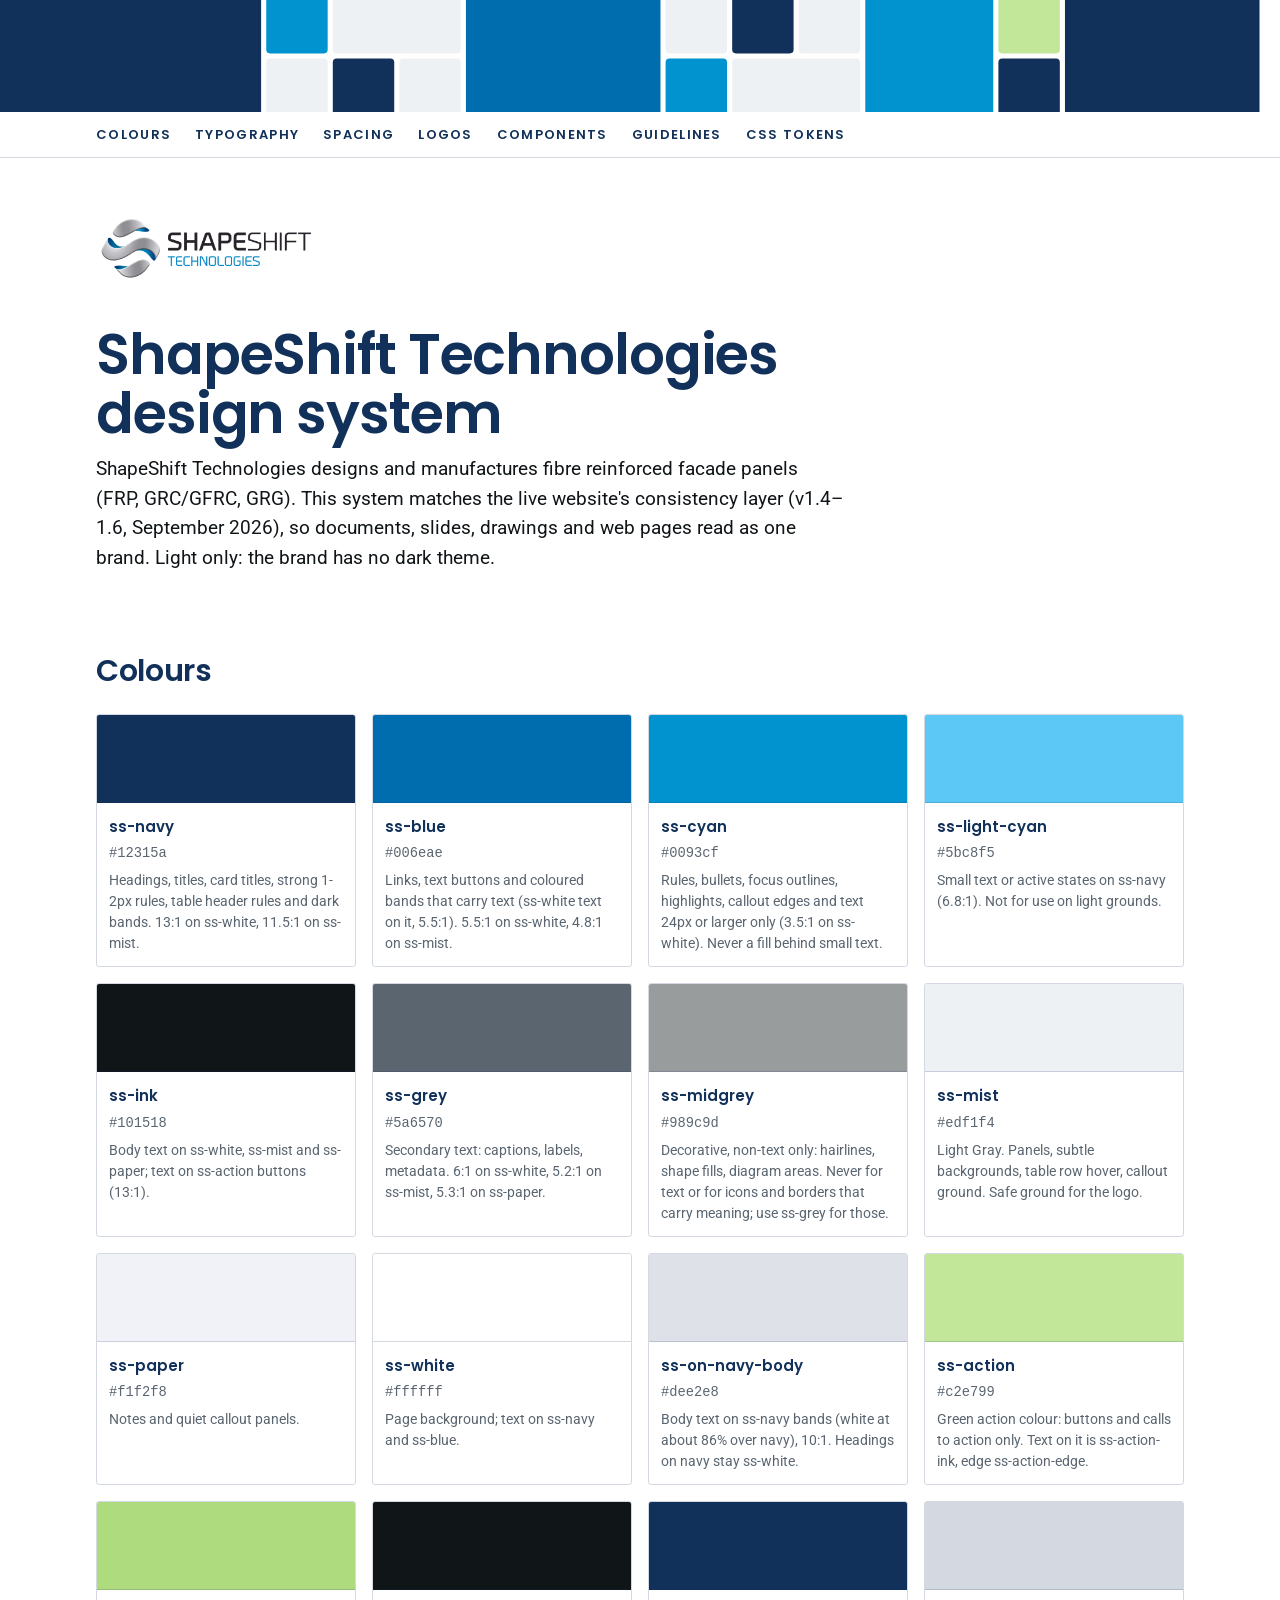
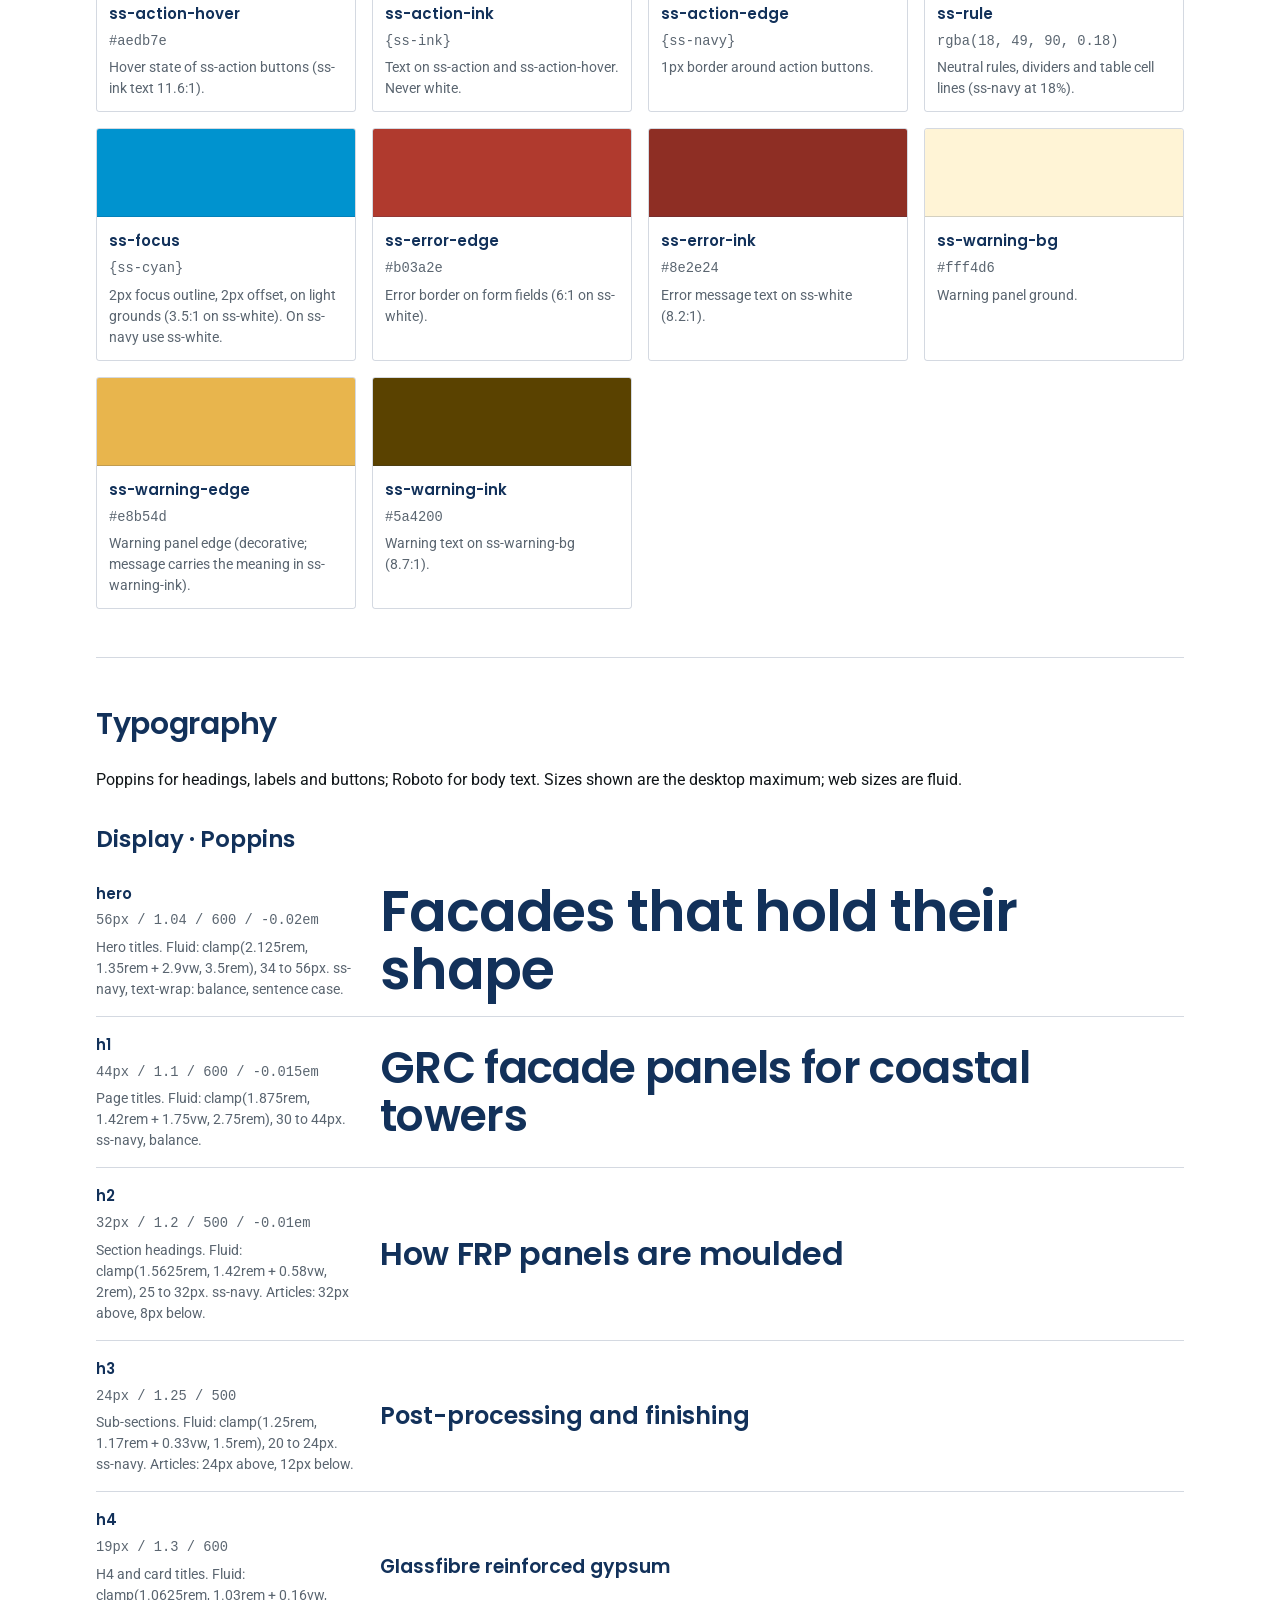
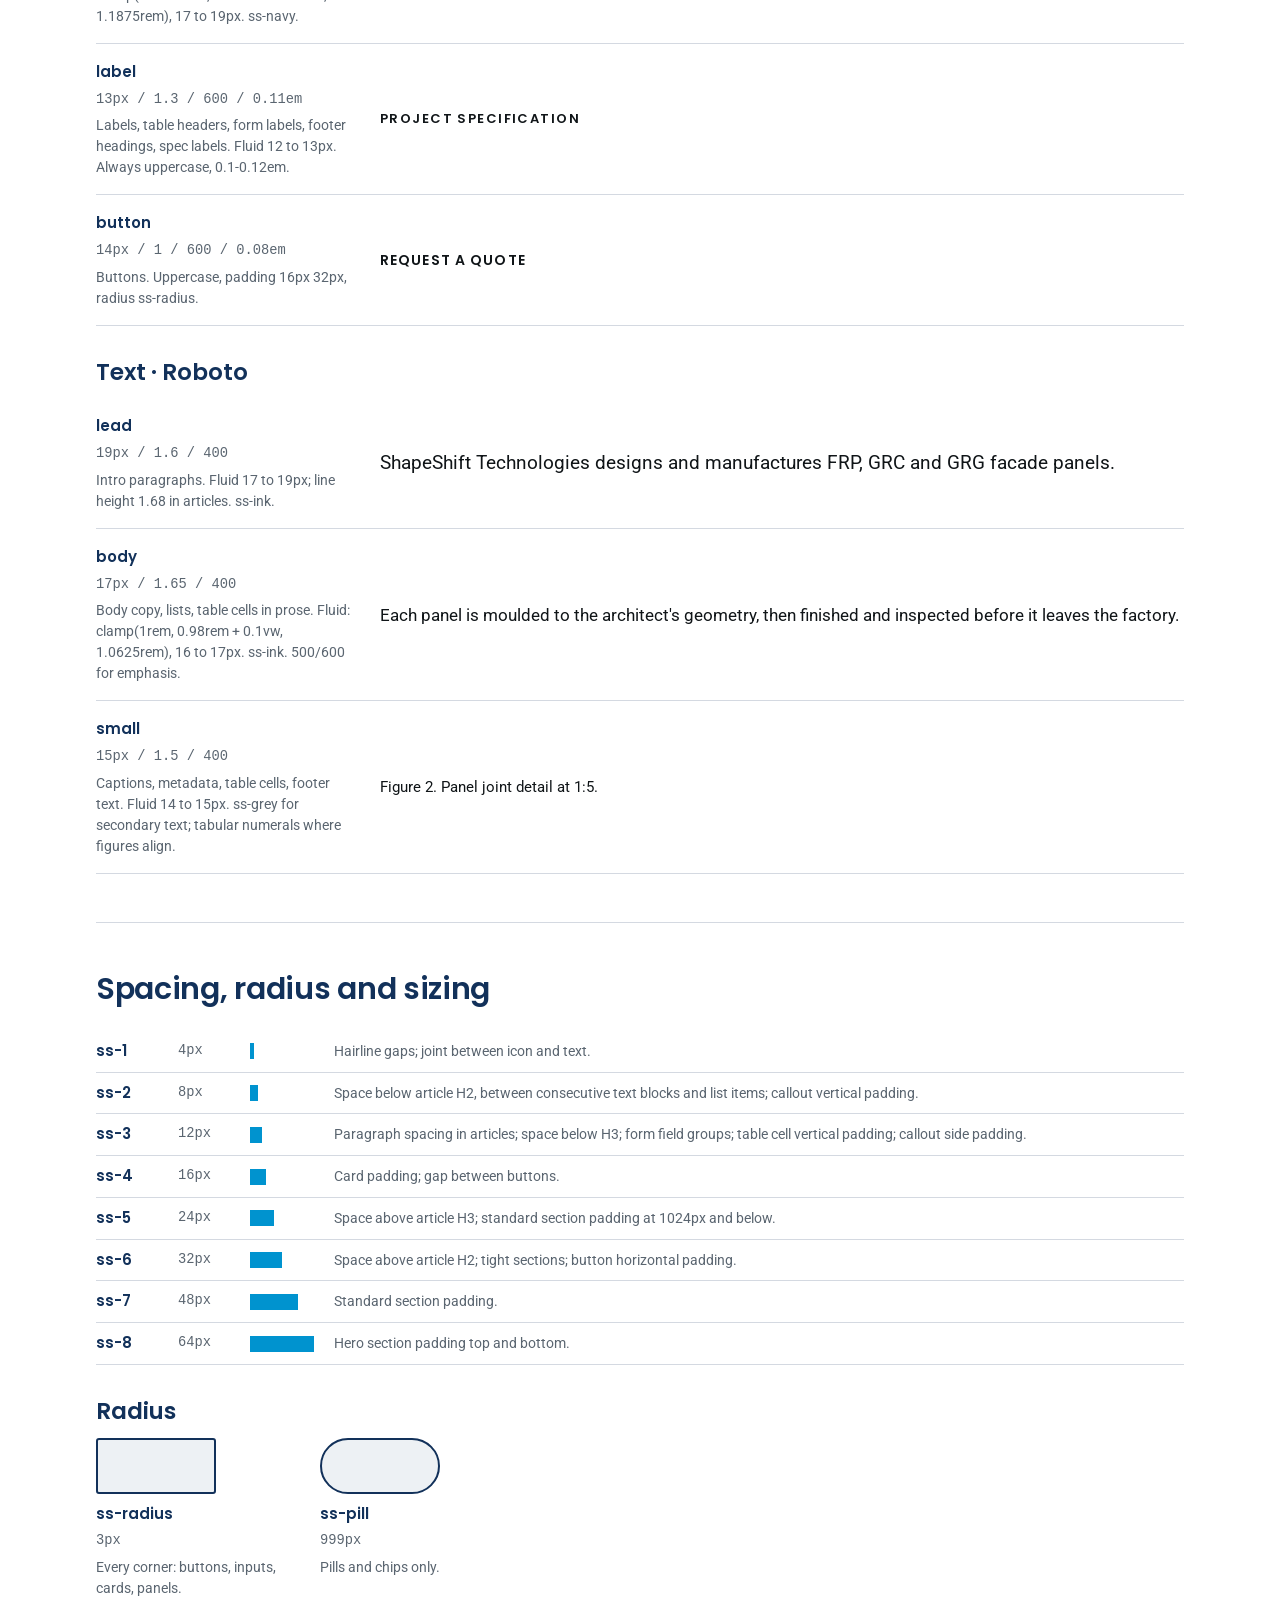
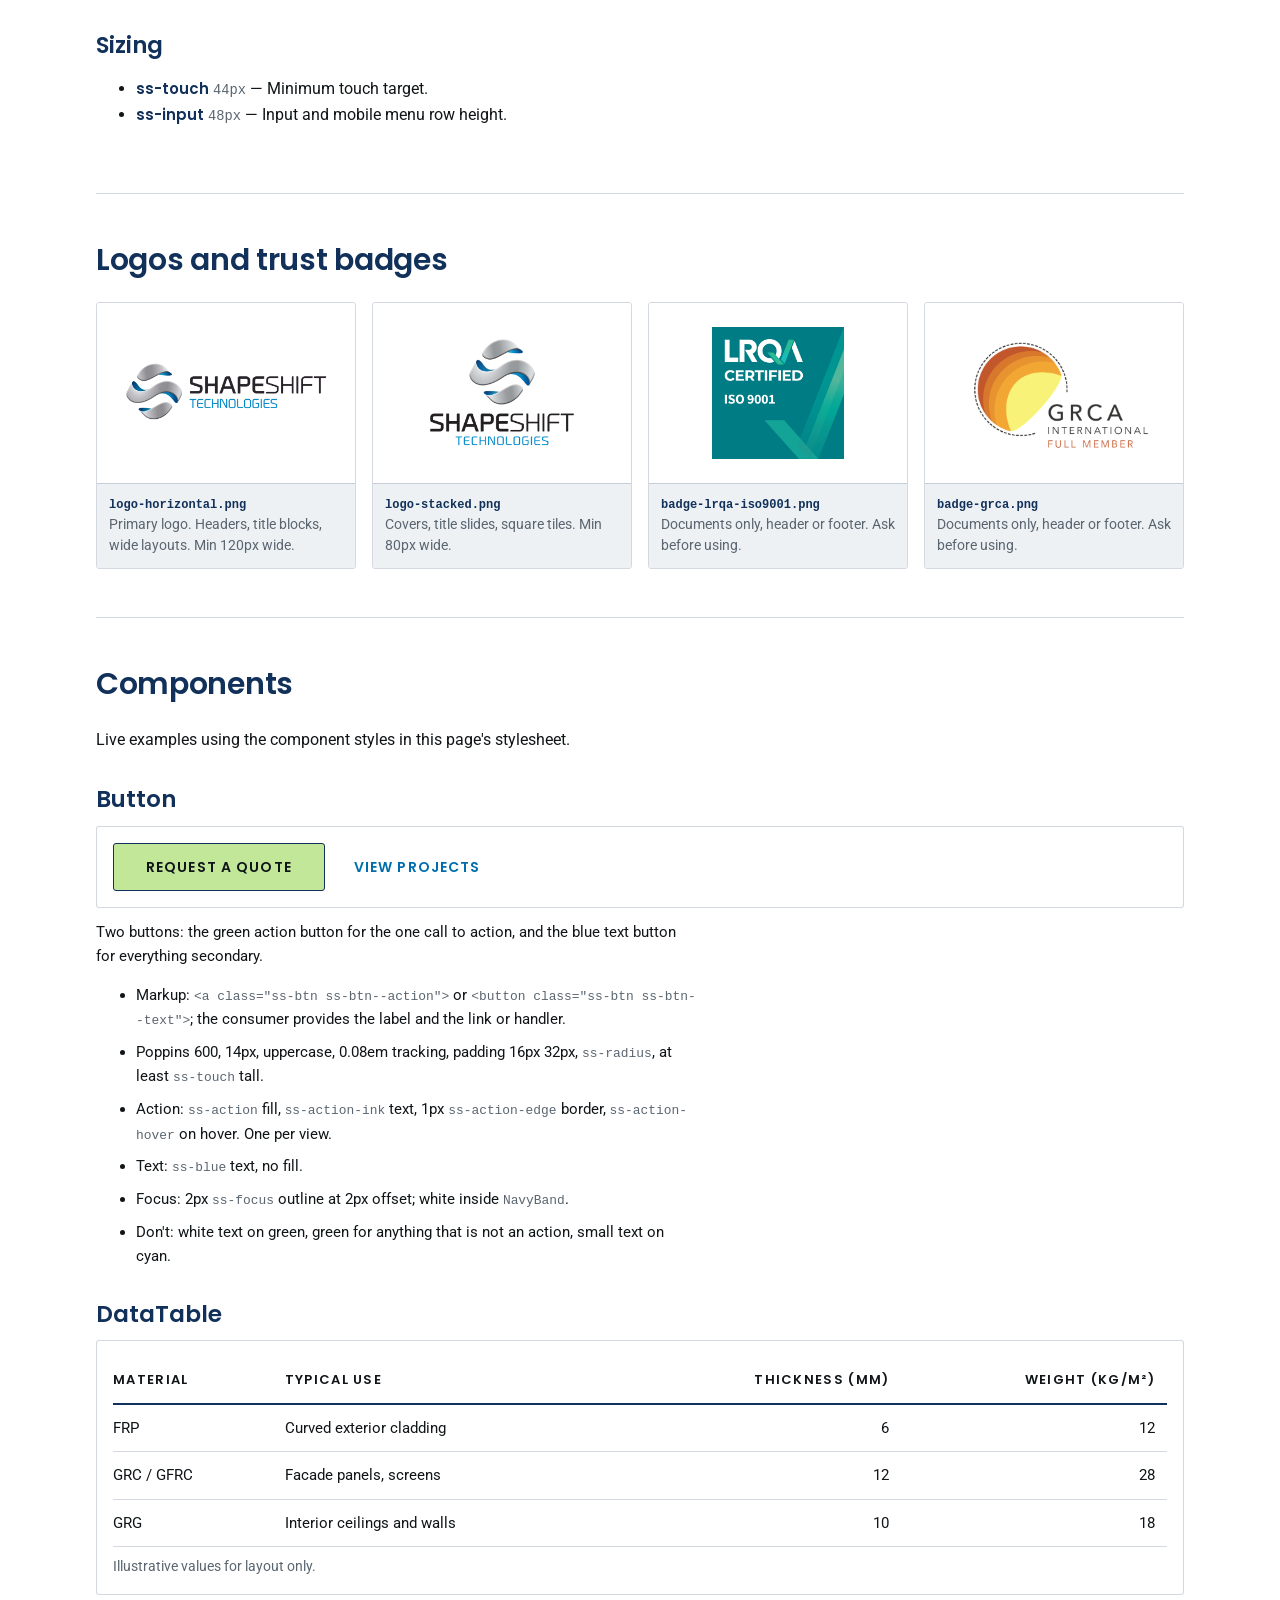
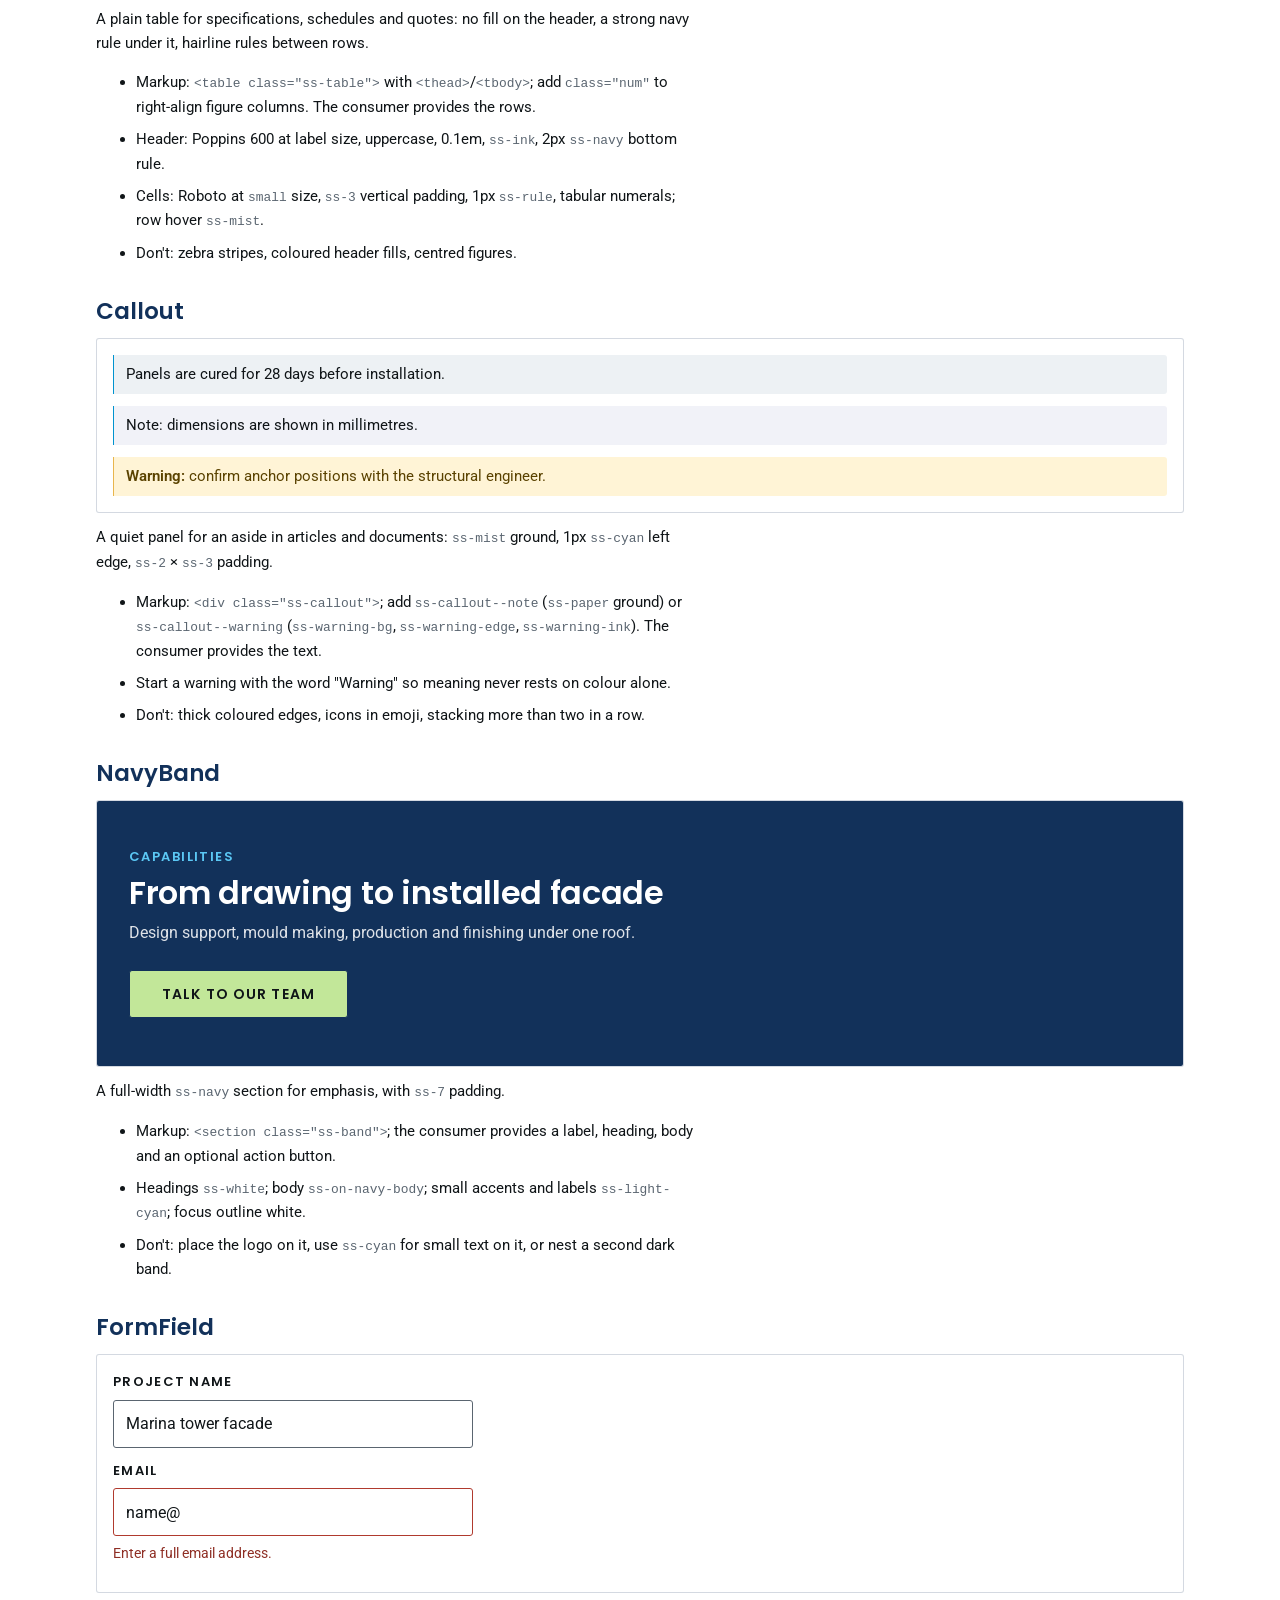
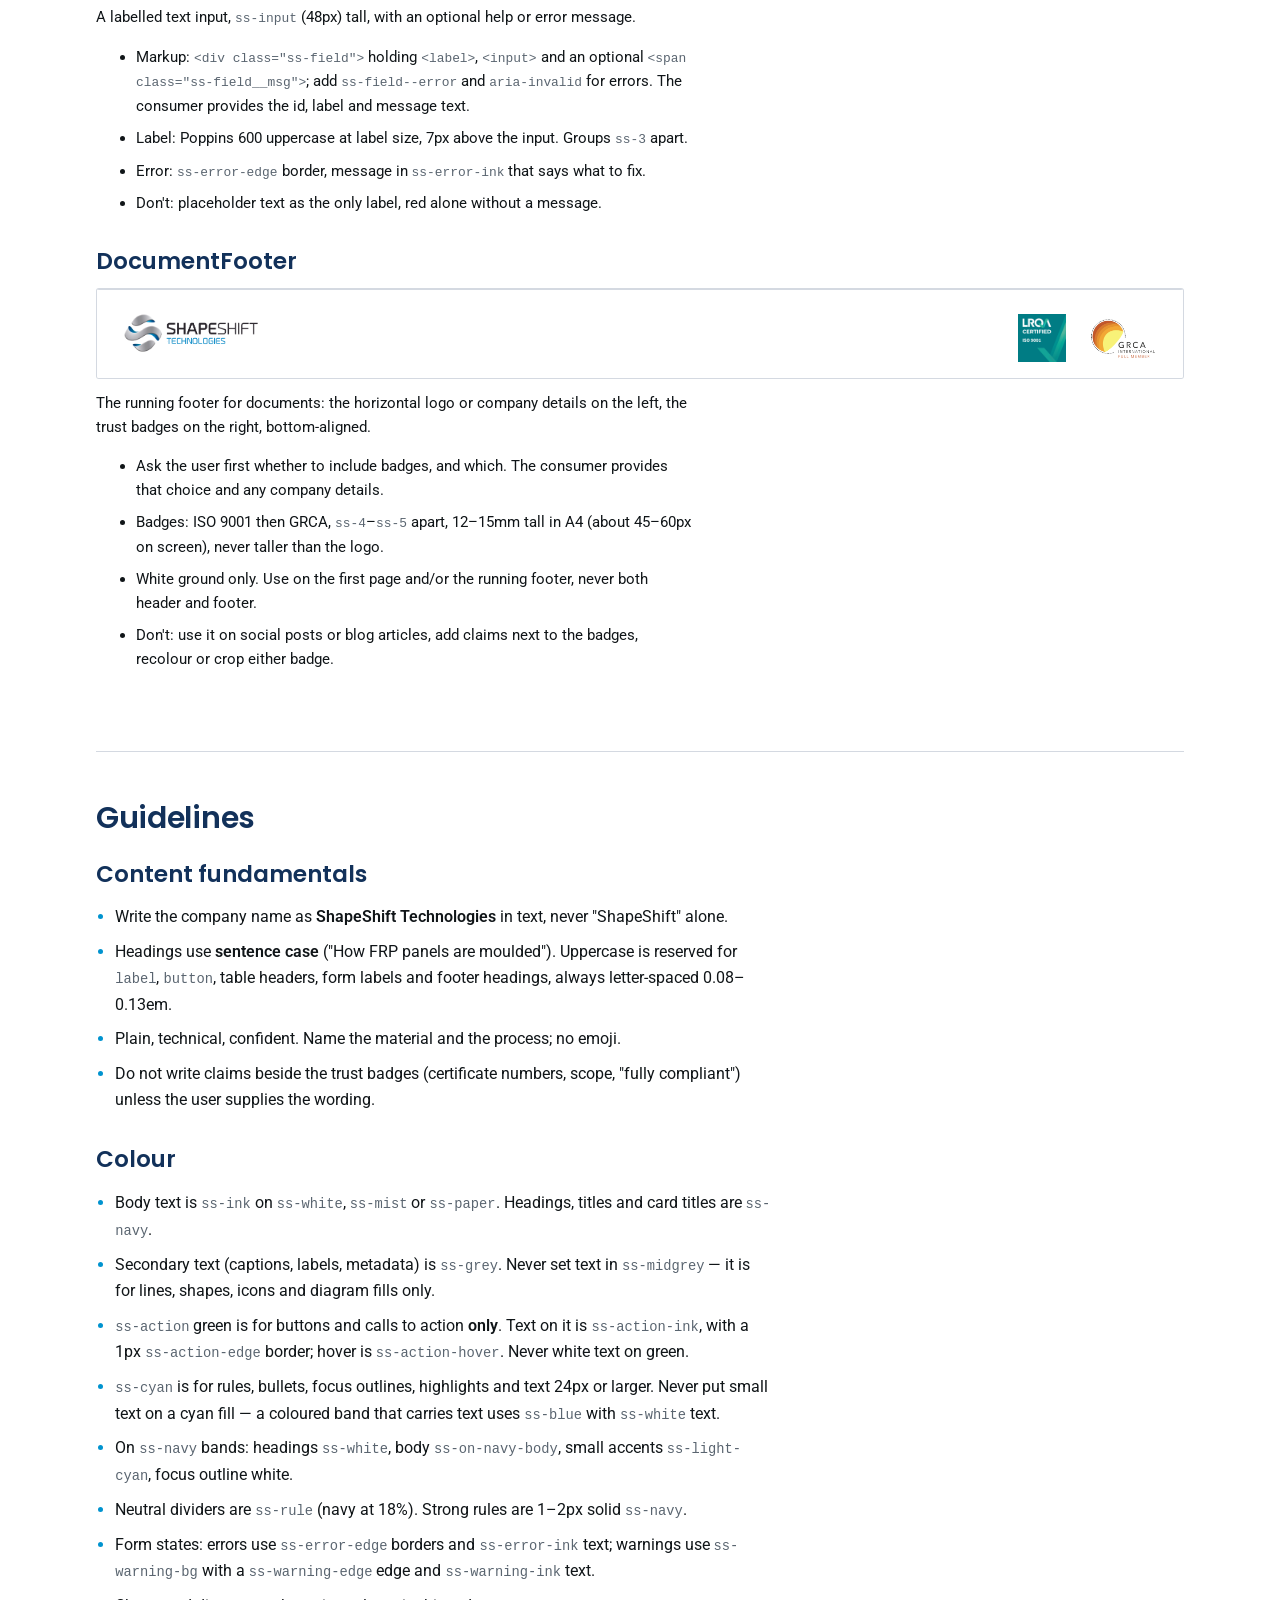
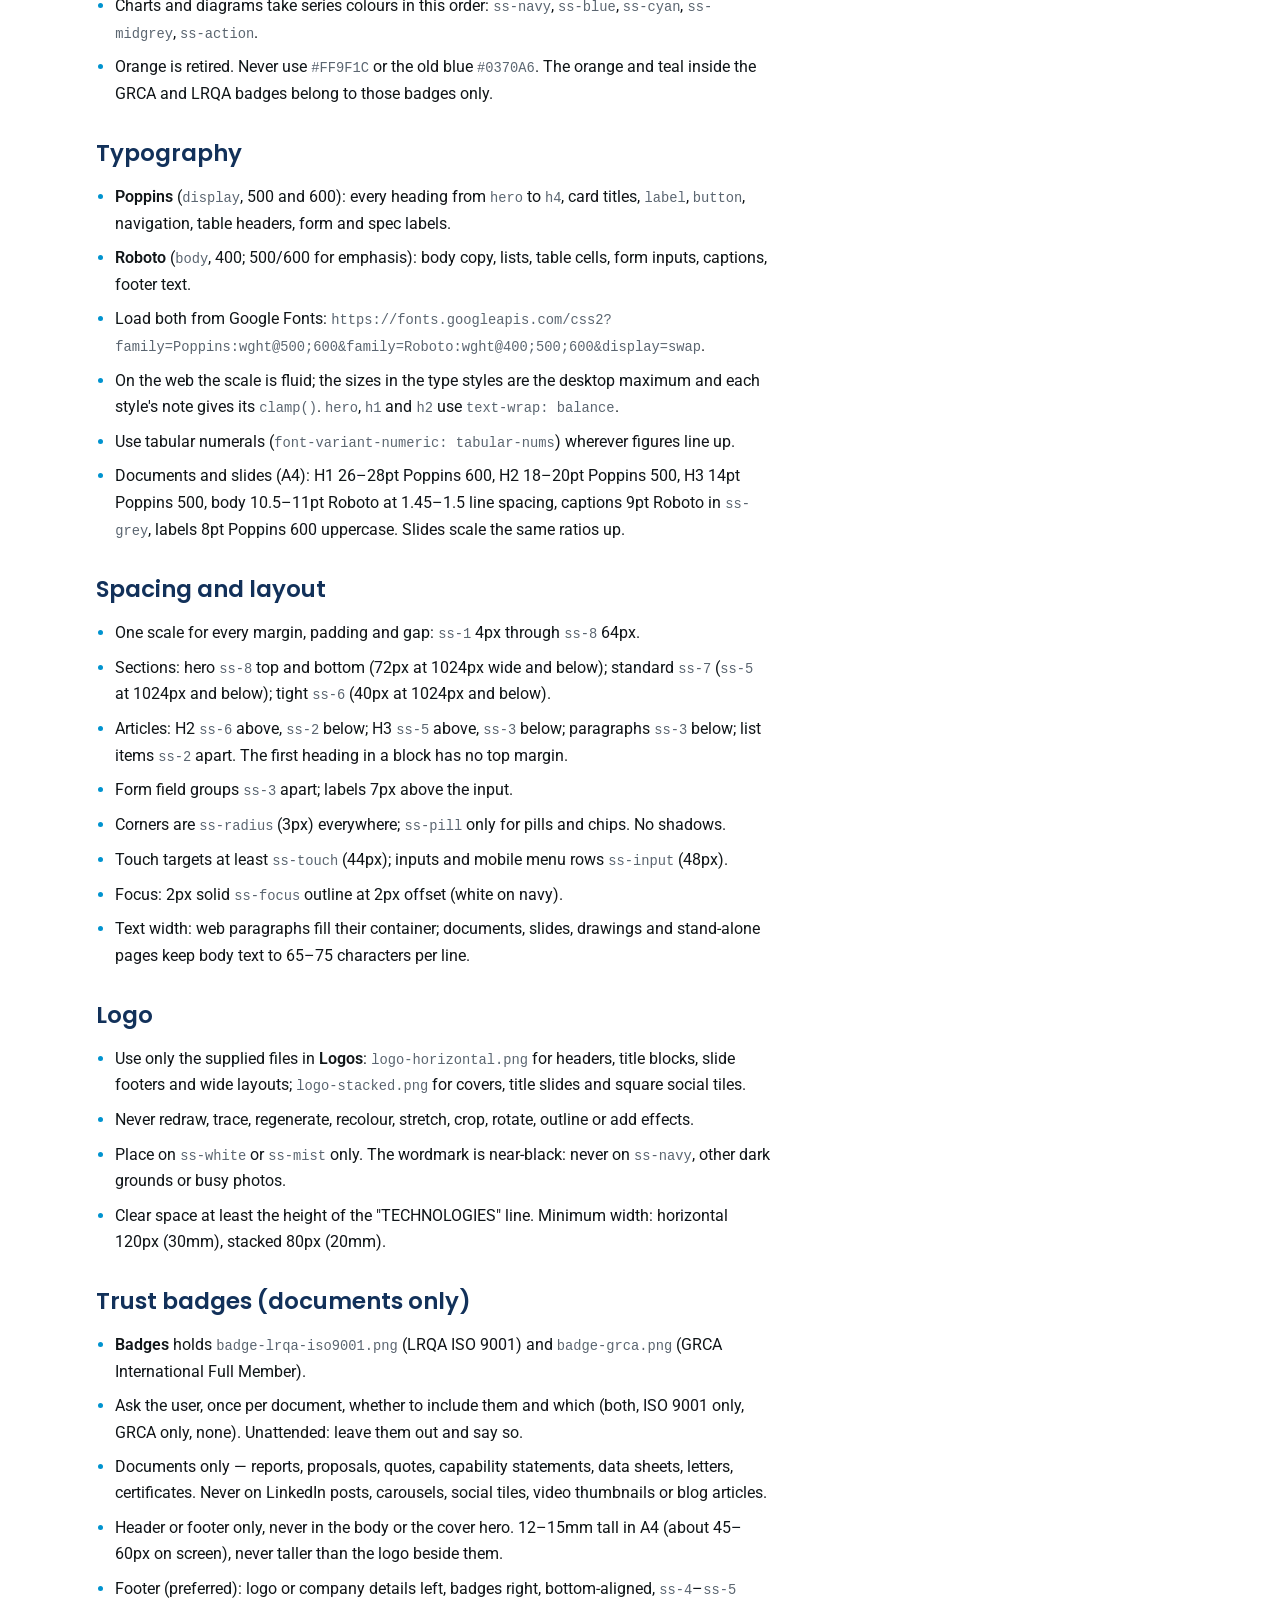
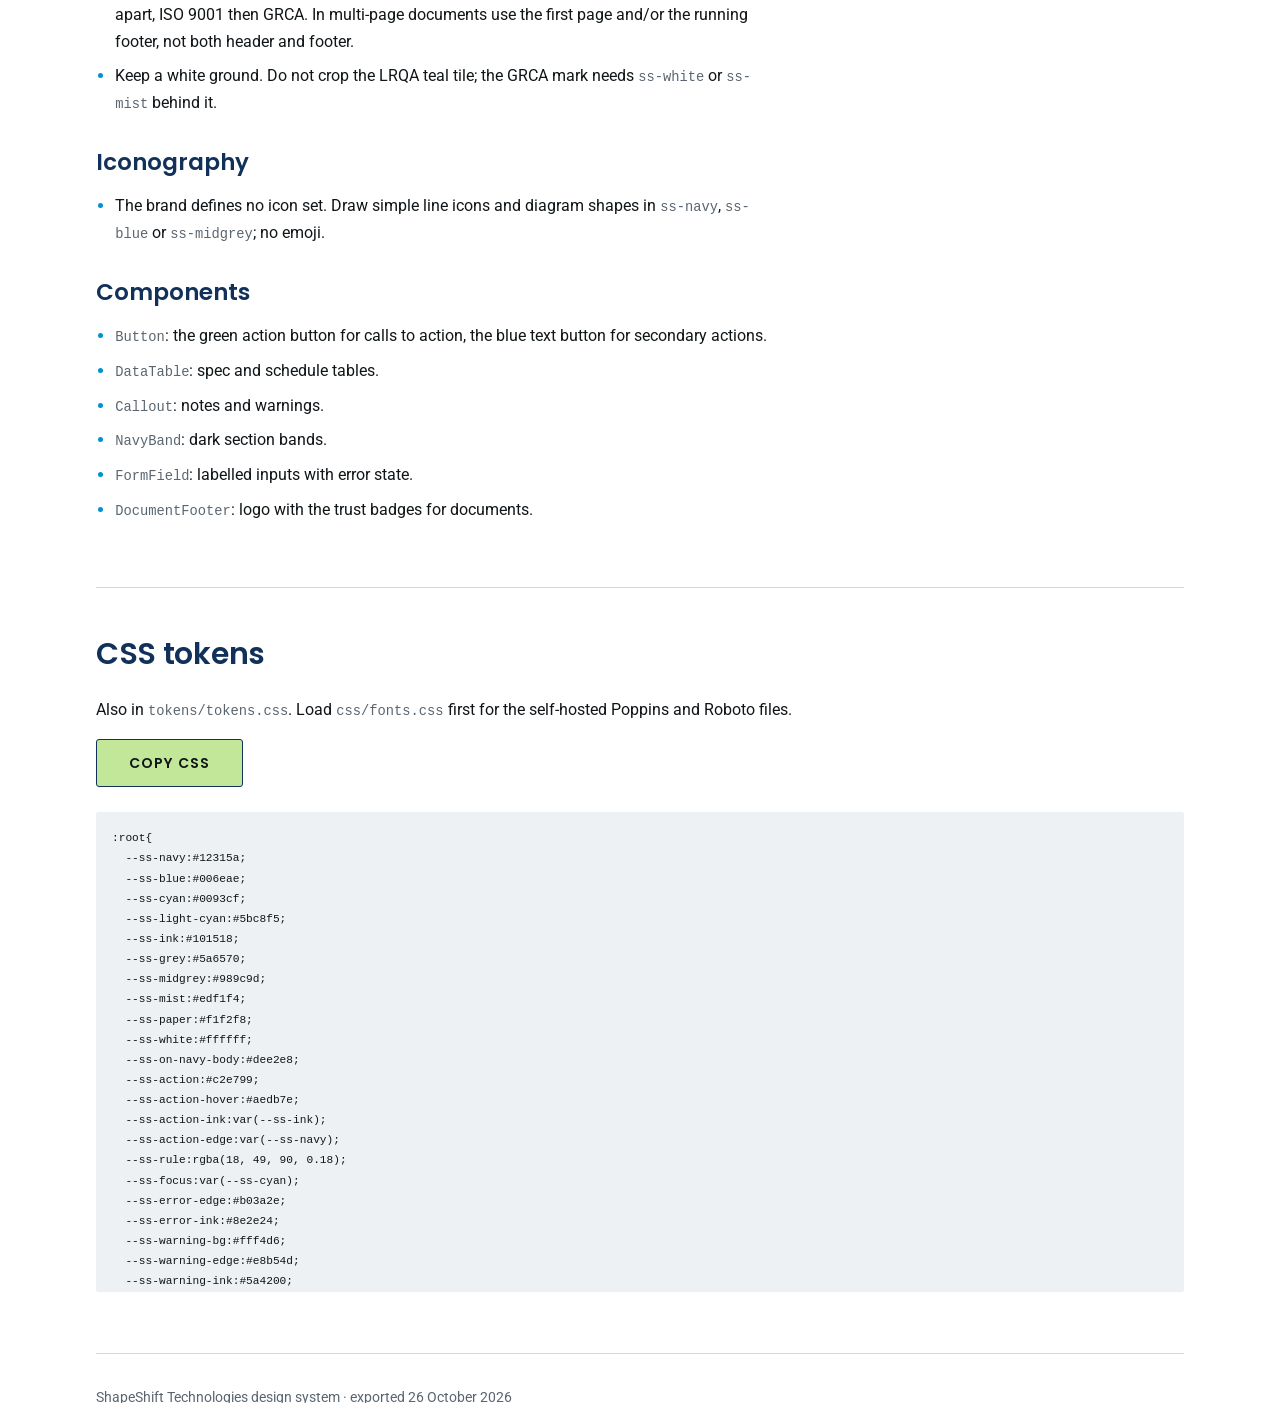
<file: shapeshift-design-system/index.html>
<!doctype html>
<html lang="en">
<head>
<meta charset="utf-8">
<meta name="viewport" content="width=device-width, initial-scale=1">
<title>ShapeShift Technologies Design System</title>
<meta name="description" content="Colours, typography, spacing, logos and components for ShapeShift Technologies.">
<link rel="stylesheet" href="css/fonts.css">
<link rel="stylesheet" href="tokens/tokens.css">
<link rel="stylesheet" href="css/components.css">
<link rel="stylesheet" href="css/site.css">
</head>
<body>
<div class="band" aria-hidden="true"><svg viewBox="0 0 1000 112" preserveAspectRatio="xMinYMid slice">

<rect class="navy tile" x="0" y="0" width="204" height="112" rx="3"/>
<rect class="cyan tile" x="208" y="0" width="48" height="54" rx="3"/>
<rect class="mist tile" x="208" y="58" width="48" height="54" rx="3"/>
<rect class="mist tile" x="260" y="0" width="100" height="54" rx="3"/>
<rect class="navy tile" x="260" y="58" width="48" height="54" rx="3"/>
<rect class="mist tile" x="312" y="58" width="48" height="54" rx="3"/>
<rect class="blue tile" x="364" y="0" width="152" height="112" rx="3"/>
<rect class="mist tile" x="520" y="0" width="48" height="54" rx="3"/>
<rect class="cyan tile" x="520" y="58" width="48" height="54" rx="3"/>
<rect class="navy tile" x="572" y="0" width="48" height="54" rx="3"/>
<rect class="mist tile" x="572" y="58" width="100" height="54" rx="3"/>
<rect class="mist tile" x="624" y="0" width="48" height="54" rx="3"/>
<rect class="cyan tile" x="676" y="0" width="100" height="112" rx="3"/>
<rect class="action tile" x="780" y="0" width="48" height="54" rx="3"/>
<rect class="navy tile" x="780" y="58" width="48" height="54" rx="3"/>
<rect class="navy tile" x="832" y="0" width="152" height="112" rx="3"/>
</svg></div>
<nav class="toc" aria-label="Sections"><div class="wrap"><a href="#colours">Colours</a><a href="#type">Typography</a><a href="#spacing">Spacing</a><a href="#logos">Logos</a><a href="#components">Components</a><a href="#guidelines">Guidelines</a><a href="#tokens">CSS tokens</a></div></nav>
<main class="wrap">
<header class="hero"><img src="assets/logos/logo-horizontal.png" alt="ShapeShift Technologies"><h1>ShapeShift Technologies design system</h1><p>ShapeShift Technologies designs and manufactures fibre reinforced facade panels (FRP, GRC/GFRC, GRG). This system matches the live website&#x27;s consistency layer (v1.4–1.6, September 2026), so documents, slides, drawings and web pages read as one brand. Light only: the brand has no dark theme.</p></header>
<section class="s" id="colours"><h2 class="st">Colours</h2><div class="grid"><div class="sw"><div class="chip" style="background:#12315a"></div><div class="swb"><div class="swn">ss-navy</div><code>#12315a</code><p>Headings, titles, card titles, strong 1-2px rules, table header rules and dark bands. 13:1 on ss-white, 11.5:1 on ss-mist.</p></div></div><div class="sw"><div class="chip" style="background:#006eae"></div><div class="swb"><div class="swn">ss-blue</div><code>#006eae</code><p>Links, text buttons and coloured bands that carry text (ss-white text on it, 5.5:1). 5.5:1 on ss-white, 4.8:1 on ss-mist.</p></div></div><div class="sw"><div class="chip" style="background:#0093cf"></div><div class="swb"><div class="swn">ss-cyan</div><code>#0093cf</code><p>Rules, bullets, focus outlines, highlights, callout edges and text 24px or larger only (3.5:1 on ss-white). Never a fill behind small text.</p></div></div><div class="sw"><div class="chip" style="background:#5bc8f5"></div><div class="swb"><div class="swn">ss-light-cyan</div><code>#5bc8f5</code><p>Small text or active states on ss-navy (6.8:1). Not for use on light grounds.</p></div></div><div class="sw"><div class="chip" style="background:#101518"></div><div class="swb"><div class="swn">ss-ink</div><code>#101518</code><p>Body text on ss-white, ss-mist and ss-paper; text on ss-action buttons (13:1).</p></div></div><div class="sw"><div class="chip" style="background:#5a6570"></div><div class="swb"><div class="swn">ss-grey</div><code>#5a6570</code><p>Secondary text: captions, labels, metadata. 6:1 on ss-white, 5.2:1 on ss-mist, 5.3:1 on ss-paper.</p></div></div><div class="sw"><div class="chip" style="background:#989c9d"></div><div class="swb"><div class="swn">ss-midgrey</div><code>#989c9d</code><p>Decorative, non-text only: hairlines, shape fills, diagram areas. Never for text or for icons and borders that carry meaning; use ss-grey for those.</p></div></div><div class="sw"><div class="chip" style="background:#edf1f4"></div><div class="swb"><div class="swn">ss-mist</div><code>#edf1f4</code><p>Light Gray. Panels, subtle backgrounds, table row hover, callout ground. Safe ground for the logo.</p></div></div><div class="sw"><div class="chip" style="background:#f1f2f8"></div><div class="swb"><div class="swn">ss-paper</div><code>#f1f2f8</code><p>Notes and quiet callout panels.</p></div></div><div class="sw"><div class="chip" style="background:#ffffff"></div><div class="swb"><div class="swn">ss-white</div><code>#ffffff</code><p>Page background; text on ss-navy and ss-blue.</p></div></div><div class="sw"><div class="chip" style="background:#dee2e8"></div><div class="swb"><div class="swn">ss-on-navy-body</div><code>#dee2e8</code><p>Body text on ss-navy bands (white at about 86% over navy), 10:1. Headings on navy stay ss-white.</p></div></div><div class="sw"><div class="chip" style="background:#c2e799"></div><div class="swb"><div class="swn">ss-action</div><code>#c2e799</code><p>Green action colour: buttons and calls to action only. Text on it is ss-action-ink, edge ss-action-edge.</p></div></div><div class="sw"><div class="chip" style="background:#aedb7e"></div><div class="swb"><div class="swn">ss-action-hover</div><code>#aedb7e</code><p>Hover state of ss-action buttons (ss-ink text 11.6:1).</p></div></div><div class="sw"><div class="chip" style="background:#101518"></div><div class="swb"><div class="swn">ss-action-ink</div><code>{ss-ink}</code><p>Text on ss-action and ss-action-hover. Never white.</p></div></div><div class="sw"><div class="chip" style="background:#12315a"></div><div class="swb"><div class="swn">ss-action-edge</div><code>{ss-navy}</code><p>1px border around action buttons.</p></div></div><div class="sw"><div class="chip" style="background:rgba(18, 49, 90, 0.18)"></div><div class="swb"><div class="swn">ss-rule</div><code>rgba(18, 49, 90, 0.18)</code><p>Neutral rules, dividers and table cell lines (ss-navy at 18%).</p></div></div><div class="sw"><div class="chip" style="background:#0093cf"></div><div class="swb"><div class="swn">ss-focus</div><code>{ss-cyan}</code><p>2px focus outline, 2px offset, on light grounds (3.5:1 on ss-white). On ss-navy use ss-white.</p></div></div><div class="sw"><div class="chip" style="background:#b03a2e"></div><div class="swb"><div class="swn">ss-error-edge</div><code>#b03a2e</code><p>Error border on form fields (6:1 on ss-white).</p></div></div><div class="sw"><div class="chip" style="background:#8e2e24"></div><div class="swb"><div class="swn">ss-error-ink</div><code>#8e2e24</code><p>Error message text on ss-white (8.2:1).</p></div></div><div class="sw"><div class="chip" style="background:#fff4d6"></div><div class="swb"><div class="swn">ss-warning-bg</div><code>#fff4d6</code><p>Warning panel ground.</p></div></div><div class="sw"><div class="chip" style="background:#e8b54d"></div><div class="swb"><div class="swn">ss-warning-edge</div><code>#e8b54d</code><p>Warning panel edge (decorative; message carries the meaning in ss-warning-ink).</p></div></div><div class="sw"><div class="chip" style="background:#5a4200"></div><div class="swb"><div class="swn">ss-warning-ink</div><code>#5a4200</code><p>Warning text on ss-warning-bg (8.7:1).</p></div></div></div></section>
<section class="s" id="type"><h2 class="st">Typography</h2><p>Poppins for headings, labels and buttons; Roboto for body text. Sizes shown are the desktop maximum; web sizes are fluid.</p><h3 class="sub">Display · Poppins</h3><div class="ty"><div class="tym"><div class="swn">hero</div><code>56px / 1.04 / 600 / -0.02em</code><p>Hero titles. Fluid: clamp(2.125rem, 1.35rem + 2.9vw, 3.5rem), 34 to 56px. ss-navy, text-wrap: balance, sentence case.</p></div><div class="tys" style="font-family:&quot;Poppins&quot;, system-ui, -apple-system, &quot;Segoe UI&quot;, sans-serif;font-size:56px;line-height:1.04;font-weight:600;letter-spacing:-0.02em;color:var(--ss-navy)">Facades that hold their shape</div></div><div class="ty"><div class="tym"><div class="swn">h1</div><code>44px / 1.1 / 600 / -0.015em</code><p>Page titles. Fluid: clamp(1.875rem, 1.42rem + 1.75vw, 2.75rem), 30 to 44px. ss-navy, balance.</p></div><div class="tys" style="font-family:&quot;Poppins&quot;, system-ui, -apple-system, &quot;Segoe UI&quot;, sans-serif;font-size:44px;line-height:1.1;font-weight:600;letter-spacing:-0.015em;color:var(--ss-navy)">GRC facade panels for coastal towers</div></div><div class="ty"><div class="tym"><div class="swn">h2</div><code>32px / 1.2 / 500 / -0.01em</code><p>Section headings. Fluid: clamp(1.5625rem, 1.42rem + 0.58vw, 2rem), 25 to 32px. ss-navy. Articles: 32px above, 8px below.</p></div><div class="tys" style="font-family:&quot;Poppins&quot;, system-ui, -apple-system, &quot;Segoe UI&quot;, sans-serif;font-size:32px;line-height:1.2;font-weight:500;letter-spacing:-0.01em;color:var(--ss-navy)">How FRP panels are moulded</div></div><div class="ty"><div class="tym"><div class="swn">h3</div><code>24px / 1.25 / 500</code><p>Sub-sections. Fluid: clamp(1.25rem, 1.17rem + 0.33vw, 1.5rem), 20 to 24px. ss-navy. Articles: 24px above, 12px below.</p></div><div class="tys" style="font-family:&quot;Poppins&quot;, system-ui, -apple-system, &quot;Segoe UI&quot;, sans-serif;font-size:24px;line-height:1.25;font-weight:500;letter-spacing:normal;color:var(--ss-navy)">Post-processing and finishing</div></div><div class="ty"><div class="tym"><div class="swn">h4</div><code>19px / 1.3 / 600</code><p>H4 and card titles. Fluid: clamp(1.0625rem, 1.03rem + 0.16vw, 1.1875rem), 17 to 19px. ss-navy.</p></div><div class="tys" style="font-family:&quot;Poppins&quot;, system-ui, -apple-system, &quot;Segoe UI&quot;, sans-serif;font-size:19px;line-height:1.3;font-weight:600;letter-spacing:normal;color:var(--ss-navy)">Glassfibre reinforced gypsum</div></div><div class="ty"><div class="tym"><div class="swn">label</div><code>13px / 1.3 / 600 / 0.11em</code><p>Labels, table headers, form labels, footer headings, spec labels. Fluid 12 to 13px. Always uppercase, 0.1-0.12em.</p></div><div class="tys" style="font-family:&quot;Poppins&quot;, system-ui, -apple-system, &quot;Segoe UI&quot;, sans-serif;font-size:13px;line-height:1.3;font-weight:600;letter-spacing:0.11em;color:var(--ss-ink)">PROJECT SPECIFICATION</div></div><div class="ty"><div class="tym"><div class="swn">button</div><code>14px / 1 / 600 / 0.08em</code><p>Buttons. Uppercase, padding 16px 32px, radius ss-radius.</p></div><div class="tys" style="font-family:&quot;Poppins&quot;, system-ui, -apple-system, &quot;Segoe UI&quot;, sans-serif;font-size:14px;line-height:1;font-weight:600;letter-spacing:0.08em;color:var(--ss-ink)">REQUEST A QUOTE</div></div><h3 class="sub">Text · Roboto</h3><div class="ty"><div class="tym"><div class="swn">lead</div><code>19px / 1.6 / 400</code><p>Intro paragraphs. Fluid 17 to 19px; line height 1.68 in articles. ss-ink.</p></div><div class="tys" style="font-family:&quot;Roboto&quot;, system-ui, -apple-system, &quot;Segoe UI&quot;, sans-serif;font-size:19px;line-height:1.6;font-weight:400;letter-spacing:normal;color:var(--ss-ink)">ShapeShift Technologies designs and manufactures FRP, GRC and GRG facade panels.</div></div><div class="ty"><div class="tym"><div class="swn">body</div><code>17px / 1.65 / 400</code><p>Body copy, lists, table cells in prose. Fluid: clamp(1rem, 0.98rem + 0.1vw, 1.0625rem), 16 to 17px. ss-ink. 500/600 for emphasis.</p></div><div class="tys" style="font-family:&quot;Roboto&quot;, system-ui, -apple-system, &quot;Segoe UI&quot;, sans-serif;font-size:17px;line-height:1.65;font-weight:400;letter-spacing:normal;color:var(--ss-ink)">Each panel is moulded to the architect&#x27;s geometry, then finished and inspected before it leaves the factory.</div></div><div class="ty"><div class="tym"><div class="swn">small</div><code>15px / 1.5 / 400</code><p>Captions, metadata, table cells, footer text. Fluid 14 to 15px. ss-grey for secondary text; tabular numerals where figures align.</p></div><div class="tys" style="font-family:&quot;Roboto&quot;, system-ui, -apple-system, &quot;Segoe UI&quot;, sans-serif;font-size:15px;line-height:1.5;font-weight:400;letter-spacing:normal;color:var(--ss-ink)">Figure 2. Panel joint detail at 1:5.</div></div></section>
<section class="s" id="spacing"><h2 class="st">Spacing, radius and sizing</h2><div class="sprow"><div class="swn">ss-1</div><code>4px</code><div class="bar" style="width:4px"></div><p>Hairline gaps; joint between icon and text.</p></div><div class="sprow"><div class="swn">ss-2</div><code>8px</code><div class="bar" style="width:8px"></div><p>Space below article H2, between consecutive text blocks and list items; callout vertical padding.</p></div><div class="sprow"><div class="swn">ss-3</div><code>12px</code><div class="bar" style="width:12px"></div><p>Paragraph spacing in articles; space below H3; form field groups; table cell vertical padding; callout side padding.</p></div><div class="sprow"><div class="swn">ss-4</div><code>16px</code><div class="bar" style="width:16px"></div><p>Card padding; gap between buttons.</p></div><div class="sprow"><div class="swn">ss-5</div><code>24px</code><div class="bar" style="width:24px"></div><p>Space above article H3; standard section padding at 1024px and below.</p></div><div class="sprow"><div class="swn">ss-6</div><code>32px</code><div class="bar" style="width:32px"></div><p>Space above article H2; tight sections; button horizontal padding.</p></div><div class="sprow"><div class="swn">ss-7</div><code>48px</code><div class="bar" style="width:48px"></div><p>Standard section padding.</p></div><div class="sprow"><div class="swn">ss-8</div><code>64px</code><div class="bar" style="width:64px"></div><p>Hero section padding top and bottom.</p></div><h3 class="sub">Radius</h3><div class="rdg"><div class="rdi"><div class="rdb" style="border-radius:3px"></div><div class="swn">ss-radius</div><code>3px</code><p>Every corner: buttons, inputs, cards, panels.</p></div><div class="rdi"><div class="rdb" style="border-radius:999px"></div><div class="swn">ss-pill</div><code>999px</code><p>Pills and chips only.</p></div></div><h3 class="sub">Sizing</h3><ul><li><span class="swn">ss-touch</span> <code>44px</code> — Minimum touch target.</li><li><span class="swn">ss-input</span> <code>48px</code> — Input and mobile menu row height.</li></ul></section>
<section class="s" id="logos"><h2 class="st">Logos and trust badges</h2><div class="grid"><figure class="as"><div class="asb"><img src="assets/logos/logo-horizontal.png" alt="ShapeShift Technologies horizontal logo"></div><figcaption><code>logo-horizontal.png</code>Primary logo. Headers, title blocks, wide layouts. Min 120px wide.</figcaption></figure><figure class="as"><div class="asb"><img src="assets/logos/logo-stacked.png" alt="ShapeShift Technologies stacked logo"></div><figcaption><code>logo-stacked.png</code>Covers, title slides, square tiles. Min 80px wide.</figcaption></figure><figure class="as"><div class="asb"><img src="assets/badges/badge-lrqa-iso9001.png" alt="LRQA Certified ISO 9001"></div><figcaption><code>badge-lrqa-iso9001.png</code>Documents only, header or footer. Ask before using.</figcaption></figure><figure class="as"><div class="asb"><img src="assets/badges/badge-grca.png" alt="GRCA International Full Member"></div><figcaption><code>badge-grca.png</code>Documents only, header or footer. Ask before using.</figcaption></figure></div></section>
<section class="s" id="components"><h2 class="st">Components</h2><p>Live examples using the component styles in this page's stylesheet.</p><article class="comp" id="c-button"><h3 class="sub">Button</h3><div class="stage"><div class="ss-row"><a class="ss-btn ss-btn--action" href="#">Request a quote</a><a class="ss-btn ss-btn--text" href="#">View projects</a></div></div><div class="guide"><p>Two buttons: the green action button for the one call to action, and the blue text button for everything secondary.</p>
<ul>
<li>Markup: <code>&lt;a class="ss-btn ss-btn--action"&gt;</code> or <code>&lt;button class="ss-btn ss-btn--text"&gt;</code>; the consumer provides the label and the link or handler.</li>
<li>Poppins 600, 14px, uppercase, 0.08em tracking, padding 16px 32px, <code>ss-radius</code>, at least <code>ss-touch</code> tall.</li>
<li>Action: <code>ss-action</code> fill, <code>ss-action-ink</code> text, 1px <code>ss-action-edge</code> border, <code>ss-action-hover</code> on hover. One per view.</li>
<li>Text: <code>ss-blue</code> text, no fill.</li>
<li>Focus: 2px <code>ss-focus</code> outline at 2px offset; white inside <code>NavyBand</code>.</li>
<li>Don't: white text on green, green for anything that is not an action, small text on cyan.</li>
</ul></div></article><article class="comp" id="c-datatable"><h3 class="sub">DataTable</h3><div class="stage"><div style="padding:var(--ss-4)"><table class="ss-table"><thead><tr><th>Material</th><th>Typical use</th><th class="num">Thickness (mm)</th><th class="num">Weight (kg/m²)</th></tr></thead>
<tbody><tr><td>FRP</td><td>Curved exterior cladding</td><td class="num">6</td><td class="num">12</td></tr>
<tr><td>GRC / GFRC</td><td>Facade panels, screens</td><td class="num">12</td><td class="num">28</td></tr>
<tr><td>GRG</td><td>Interior ceilings and walls</td><td class="num">10</td><td class="num">18</td></tr></tbody></table>
<p style="font-size:14px;color:var(--ss-grey);margin:var(--ss-2) 0 0">Illustrative values for layout only.</p></div></div><div class="guide"><p>A plain table for specifications, schedules and quotes: no fill on the header, a strong navy rule under it, hairline rules between rows.</p>
<ul>
<li>Markup: <code>&lt;table class="ss-table"&gt;</code> with <code>&lt;thead&gt;</code>/<code>&lt;tbody&gt;</code>; add <code>class="num"</code> to right-align figure columns. The consumer provides the rows.</li>
<li>Header: Poppins 600 at label size, uppercase, 0.1em, <code>ss-ink</code>, 2px <code>ss-navy</code> bottom rule.</li>
<li>Cells: Roboto at <code>small</code> size, <code>ss-3</code> vertical padding, 1px <code>ss-rule</code>, tabular numerals; row hover <code>ss-mist</code>.</li>
<li>Don't: zebra stripes, coloured header fills, centred figures.</li>
</ul></div></article><article class="comp" id="c-callout"><h3 class="sub">Callout</h3><div class="stage"><div style="padding:var(--ss-4);display:grid;gap:var(--ss-3)">
<div class="ss-callout">Panels are cured for 28 days before installation.</div>
<div class="ss-callout ss-callout--note">Note: dimensions are shown in millimetres.</div>
<div class="ss-callout ss-callout--warning" role="note"><strong>Warning:</strong> confirm anchor positions with the structural engineer.</div>
</div></div><div class="guide"><p>A quiet panel for an aside in articles and documents: <code>ss-mist</code> ground, 1px <code>ss-cyan</code> left edge, <code>ss-2</code> × <code>ss-3</code> padding.</p>
<ul>
<li>Markup: <code>&lt;div class="ss-callout"&gt;</code>; add <code>ss-callout--note</code> (<code>ss-paper</code> ground) or <code>ss-callout--warning</code> (<code>ss-warning-bg</code>, <code>ss-warning-edge</code>, <code>ss-warning-ink</code>). The consumer provides the text.</li>
<li>Start a warning with the word "Warning" so meaning never rests on colour alone.</li>
<li>Don't: thick coloured edges, icons in emoji, stacking more than two in a row.</li>
</ul></div></article><article class="comp" id="c-navyband"><h3 class="sub">NavyBand</h3><div class="stage"><section class="ss-band"><div class="ss-label">Capabilities</div>
<h2 class="ss-h" style="font-size:32px;line-height:1.2;font-weight:500;letter-spacing:-.01em;margin:var(--ss-2) 0">From drawing to installed facade</h2>
<p style="margin:0 0 var(--ss-5);max-width:60ch">Design support, mould making, production and finishing under one roof.</p>
<a class="ss-btn ss-btn--action" href="#">Talk to our team</a></section></div><div class="guide"><p>A full-width <code>ss-navy</code> section for emphasis, with <code>ss-7</code> padding.</p>
<ul>
<li>Markup: <code>&lt;section class="ss-band"&gt;</code>; the consumer provides a label, heading, body and an optional action button.</li>
<li>Headings <code>ss-white</code>; body <code>ss-on-navy-body</code>; small accents and labels <code>ss-light-cyan</code>; focus outline white.</li>
<li>Don't: place the logo on it, use <code>ss-cyan</code> for small text on it, or nest a second dark band.</li>
</ul></div></article><article class="comp" id="c-formfield"><h3 class="sub">FormField</h3><div class="stage"><div style="padding:var(--ss-4)">
<div class="ss-field"><label for="FormField-a">Project name</label><input id="FormField-a" value="Marina tower facade"></div>
<div class="ss-field ss-field--error"><label for="FormField-b">Email</label><input id="FormField-b" value="name@" aria-invalid="true" aria-describedby="FormField-bm"><span class="ss-field__msg" id="bm">Enter a full email address.</span></div>
</div></div><div class="guide"><p>A labelled text input, <code>ss-input</code> (48px) tall, with an optional help or error message.</p>
<ul>
<li>Markup: <code>&lt;div class="ss-field"&gt;</code> holding <code>&lt;label&gt;</code>, <code>&lt;input&gt;</code> and an optional <code>&lt;span class="ss-field__msg"&gt;</code>; add <code>ss-field--error</code> and <code>aria-invalid</code> for errors. The consumer provides the id, label and message text.</li>
<li>Label: Poppins 600 uppercase at label size, 7px above the input. Groups <code>ss-3</code> apart.</li>
<li>Error: <code>ss-error-edge</code> border, message in <code>ss-error-ink</code> that says what to fix.</li>
<li>Don't: placeholder text as the only label, red alone without a message.</li>
</ul></div></article><article class="comp" id="c-documentfooter"><h3 class="sub">DocumentFooter</h3><div class="stage"><footer class="ss-docfoot"><div class="ss-docfoot__co"><img class="ss-docfoot__logo" src="assets/logos/logo-horizontal.png" alt="ShapeShift Technologies"></div>
<div class="ss-docfoot__badges"><img src="assets/badges/badge-lrqa-iso9001.png" alt="LRQA Certified ISO 9001"><img src="assets/badges/badge-grca.png" alt="GRCA International Full Member"></div></footer></div><div class="guide"><p>The running footer for documents: the horizontal logo or company details on the left, the trust badges on the right, bottom-aligned.</p>
<ul>
<li>Ask the user first whether to include badges, and which. The consumer provides that choice and any company details.</li>
<li>Badges: ISO 9001 then GRCA, <code>ss-4</code>–<code>ss-5</code> apart, 12–15mm tall in A4 (about 45–60px on screen), never taller than the logo.</li>
<li>White ground only. Use on the first page and/or the running footer, never both header and footer.</li>
<li>Don't: use it on social posts or blog articles, add claims next to the badges, recolour or crop either badge.</li>
</ul></div></article></section>
<section class="s" id="guidelines"><h2 class="st">Guidelines</h2><div class="md"><h2>Content fundamentals</h2>
<ul>
<li>Write the company name as <strong>ShapeShift Technologies</strong> in text, never "ShapeShift" alone.</li>
<li>Headings use <strong>sentence case</strong> ("How FRP panels are moulded"). Uppercase is reserved for <code>label</code>, <code>button</code>, table headers, form labels and footer headings, always letter-spaced 0.08–0.13em.</li>
<li>Plain, technical, confident. Name the material and the process; no emoji.</li>
<li>Do not write claims beside the trust badges (certificate numbers, scope, "fully compliant") unless the user supplies the wording.</li>
</ul>
<h2>Colour</h2>
<ul>
<li>Body text is <code>ss-ink</code> on <code>ss-white</code>, <code>ss-mist</code> or <code>ss-paper</code>. Headings, titles and card titles are <code>ss-navy</code>.</li>
<li>Secondary text (captions, labels, metadata) is <code>ss-grey</code>. Never set text in <code>ss-midgrey</code> — it is for lines, shapes, icons and diagram fills only.</li>
<li><code>ss-action</code> green is for buttons and calls to action <strong>only</strong>. Text on it is <code>ss-action-ink</code>, with a 1px <code>ss-action-edge</code> border; hover is <code>ss-action-hover</code>. Never white text on green.</li>
<li><code>ss-cyan</code> is for rules, bullets, focus outlines, highlights and text 24px or larger. Never put small text on a cyan fill — a coloured band that carries text uses <code>ss-blue</code> with <code>ss-white</code> text.</li>
<li>On <code>ss-navy</code> bands: headings <code>ss-white</code>, body <code>ss-on-navy-body</code>, small accents <code>ss-light-cyan</code>, focus outline white.</li>
<li>Neutral dividers are <code>ss-rule</code> (navy at 18%). Strong rules are 1–2px solid <code>ss-navy</code>.</li>
<li>Form states: errors use <code>ss-error-edge</code> borders and <code>ss-error-ink</code> text; warnings use <code>ss-warning-bg</code> with a <code>ss-warning-edge</code> edge and <code>ss-warning-ink</code> text.</li>
<li>Charts and diagrams take series colours in this order: <code>ss-navy</code>, <code>ss-blue</code>, <code>ss-cyan</code>, <code>ss-midgrey</code>, <code>ss-action</code>.</li>
<li>Orange is retired. Never use <code>#FF9F1C</code> or the old blue <code>#0370A6</code>. The orange and teal inside the GRCA and LRQA badges belong to those badges only.</li>
</ul>
<h2>Typography</h2>
<ul>
<li><strong>Poppins</strong> (<code>display</code>, 500 and 600): every heading from <code>hero</code> to <code>h4</code>, card titles, <code>label</code>, <code>button</code>, navigation, table headers, form and spec labels.</li>
<li><strong>Roboto</strong> (<code>body</code>, 400; 500/600 for emphasis): body copy, lists, table cells, form inputs, captions, footer text.</li>
<li>Load both from Google Fonts: <code>https://fonts.googleapis.com/css2?family=Poppins:wght@500;600&amp;family=Roboto:wght@400;500;600&amp;display=swap</code>.</li>
<li>On the web the scale is fluid; the sizes in the type styles are the desktop maximum and each style's note gives its <code>clamp()</code>. <code>hero</code>, <code>h1</code> and <code>h2</code> use <code>text-wrap: balance</code>.</li>
<li>Use tabular numerals (<code>font-variant-numeric: tabular-nums</code>) wherever figures line up.</li>
<li>Documents and slides (A4): H1 26–28pt Poppins 600, H2 18–20pt Poppins 500, H3 14pt Poppins 500, body 10.5–11pt Roboto at 1.45–1.5 line spacing, captions 9pt Roboto in <code>ss-grey</code>, labels 8pt Poppins 600 uppercase. Slides scale the same ratios up.</li>
</ul>
<h2>Spacing and layout</h2>
<ul>
<li>One scale for every margin, padding and gap: <code>ss-1</code> 4px through <code>ss-8</code> 64px.</li>
<li>Sections: hero <code>ss-8</code> top and bottom (72px at 1024px wide and below); standard <code>ss-7</code> (<code>ss-5</code> at 1024px and below); tight <code>ss-6</code> (40px at 1024px and below).</li>
<li>Articles: H2 <code>ss-6</code> above, <code>ss-2</code> below; H3 <code>ss-5</code> above, <code>ss-3</code> below; paragraphs <code>ss-3</code> below; list items <code>ss-2</code> apart. The first heading in a block has no top margin.</li>
<li>Form field groups <code>ss-3</code> apart; labels 7px above the input.</li>
<li>Corners are <code>ss-radius</code> (3px) everywhere; <code>ss-pill</code> only for pills and chips. No shadows.</li>
<li>Touch targets at least <code>ss-touch</code> (44px); inputs and mobile menu rows <code>ss-input</code> (48px).</li>
<li>Focus: 2px solid <code>ss-focus</code> outline at 2px offset (white on navy).</li>
<li>Text width: web paragraphs fill their container; documents, slides, drawings and stand-alone pages keep body text to 65–75 characters per line.</li>
</ul>
<h2>Logo</h2>
<ul>
<li>Use only the supplied files in <strong>Logos</strong>: <code>logo-horizontal.png</code> for headers, title blocks, slide footers and wide layouts; <code>logo-stacked.png</code> for covers, title slides and square social tiles.</li>
<li>Never redraw, trace, regenerate, recolour, stretch, crop, rotate, outline or add effects.</li>
<li>Place on <code>ss-white</code> or <code>ss-mist</code> only. The wordmark is near-black: never on <code>ss-navy</code>, other dark grounds or busy photos.</li>
<li>Clear space at least the height of the "TECHNOLOGIES" line. Minimum width: horizontal 120px (30mm), stacked 80px (20mm).</li>
</ul>
<h2>Trust badges (documents only)</h2>
<ul>
<li><strong>Badges</strong> holds <code>badge-lrqa-iso9001.png</code> (LRQA ISO 9001) and <code>badge-grca.png</code> (GRCA International Full Member).</li>
<li>Ask the user, once per document, whether to include them and which (both, ISO 9001 only, GRCA only, none). Unattended: leave them out and say so.</li>
<li>Documents only — reports, proposals, quotes, capability statements, data sheets, letters, certificates. Never on LinkedIn posts, carousels, social tiles, video thumbnails or blog articles.</li>
<li>Header or footer only, never in the body or the cover hero. 12–15mm tall in A4 (about 45–60px on screen), never taller than the logo beside them.</li>
<li>Footer (preferred): logo or company details left, badges right, bottom-aligned, <code>ss-4</code>–<code>ss-5</code> apart, ISO 9001 then GRCA. In multi-page documents use the first page and/or the running footer, not both header and footer.</li>
<li>Keep a white ground. Do not crop the LRQA teal tile; the GRCA mark needs <code>ss-white</code> or <code>ss-mist</code> behind it.</li>
</ul>
<h2>Iconography</h2>
<ul>
<li>The brand defines no icon set. Draw simple line icons and diagram shapes in <code>ss-navy</code>, <code>ss-blue</code> or <code>ss-midgrey</code>; no emoji.</li>
</ul>
<h2>Components</h2>
<ul>
<li><code>Button</code>: the green action button for calls to action, the blue text button for secondary actions.</li>
<li><code>DataTable</code>: spec and schedule tables.</li>
<li><code>Callout</code>: notes and warnings.</li>
<li><code>NavyBand</code>: dark section bands.</li>
<li><code>FormField</code>: labelled inputs with error state.</li>
<li><code>DocumentFooter</code>: logo with the trust badges for documents.</li>
</ul></div></section>
<section class="s" id="tokens"><h2 class="st">CSS tokens</h2><p>Also in <code>tokens/tokens.css</code>. Load <code>css/fonts.css</code> first for the self-hosted Poppins and Roboto files.</p><button class="ss-btn ss-btn--action copy" type="button" id="cp">Copy CSS</button><pre class="tok"><code id="tk">:root{
  --ss-navy:#12315a;
  --ss-blue:#006eae;
  --ss-cyan:#0093cf;
  --ss-light-cyan:#5bc8f5;
  --ss-ink:#101518;
  --ss-grey:#5a6570;
  --ss-midgrey:#989c9d;
  --ss-mist:#edf1f4;
  --ss-paper:#f1f2f8;
  --ss-white:#ffffff;
  --ss-on-navy-body:#dee2e8;
  --ss-action:#c2e799;
  --ss-action-hover:#aedb7e;
  --ss-action-ink:var(--ss-ink);
  --ss-action-edge:var(--ss-navy);
  --ss-rule:rgba(18, 49, 90, 0.18);
  --ss-focus:var(--ss-cyan);
  --ss-error-edge:#b03a2e;
  --ss-error-ink:#8e2e24;
  --ss-warning-bg:#fff4d6;
  --ss-warning-edge:#e8b54d;
  --ss-warning-ink:#5a4200;
  --ss-1:4px;
  --ss-2:8px;
  --ss-3:12px;
  --ss-4:16px;
  --ss-5:24px;
  --ss-6:32px;
  --ss-7:48px;
  --ss-8:64px;
  --ss-radius:3px;
  --ss-pill:999px;
  --ss-touch:44px;
  --ss-input:48px;
  --font-display:&quot;Poppins&quot;, system-ui, -apple-system, &quot;Segoe UI&quot;, sans-serif;
  --font-body:&quot;Roboto&quot;, system-ui, -apple-system, &quot;Segoe UI&quot;, sans-serif;
}</code></pre></section>
<footer class="pf">ShapeShift Technologies design system · exported 26 October 2026</footer>
</main>
<script>
document.getElementById('cp').addEventListener('click',function(){var b=this;navigator.clipboard.writeText(document.getElementById('tk').textContent).then(function(){b.textContent='Copied';setTimeout(function(){b.textContent='Copy CSS'},1500)})});
</script>
</body>
</html>
</file>
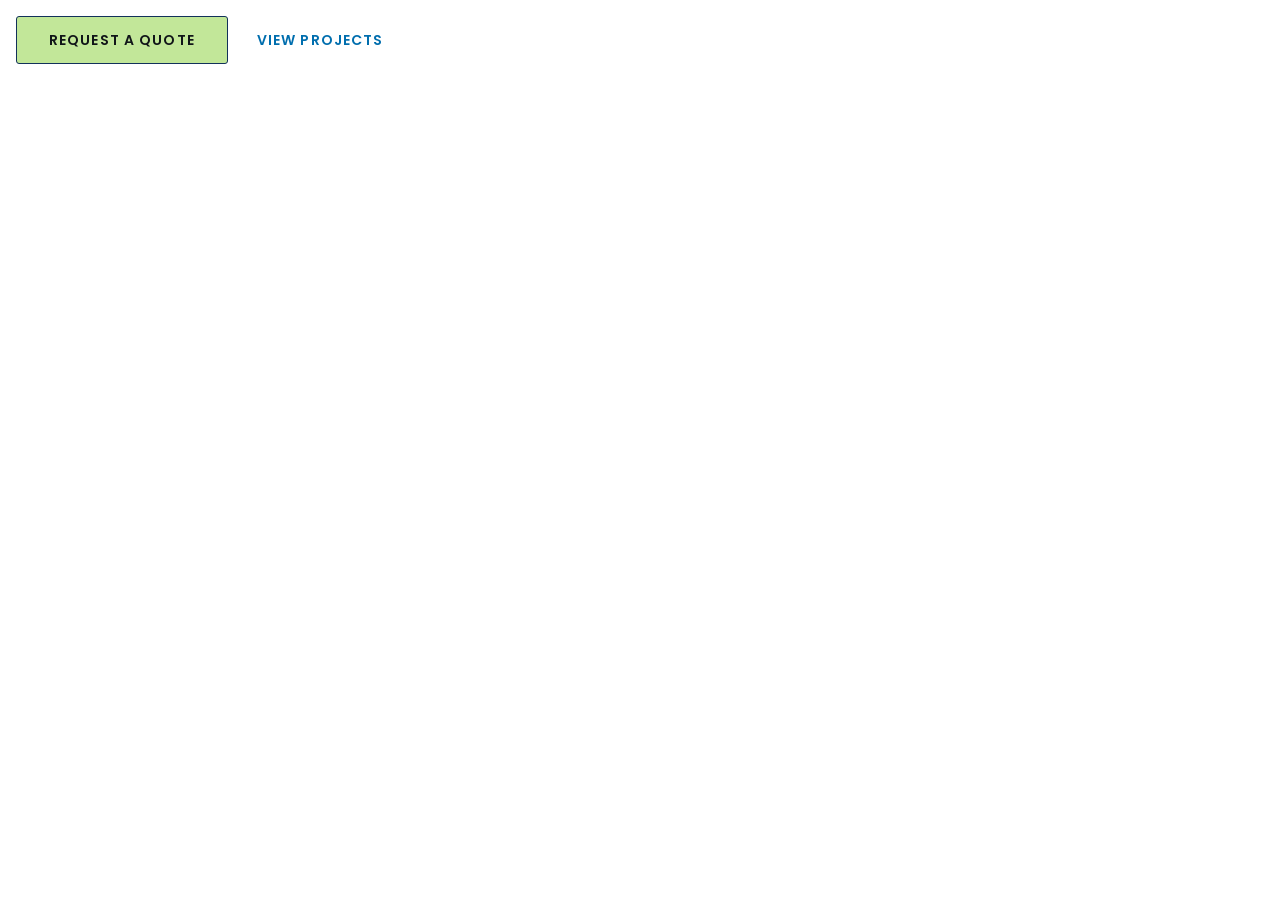
<file: shapeshift-design-system/components/Button/example.html>
<!doctype html><html lang="en"><head><meta charset="utf-8">
<meta name="viewport" content="width=device-width, initial-scale=1">
<link rel="stylesheet" href="../../css/fonts.css">
<link rel="stylesheet" href="../../tokens/tokens.css">
<link rel="stylesheet" href="../../css/components.css"><title>Button</title></head><body>
<div class="ss-row"><a class="ss-btn ss-btn--action" href="#">Request a quote</a><a class="ss-btn ss-btn--text" href="#">View projects</a></div>
</body></html>
</file>
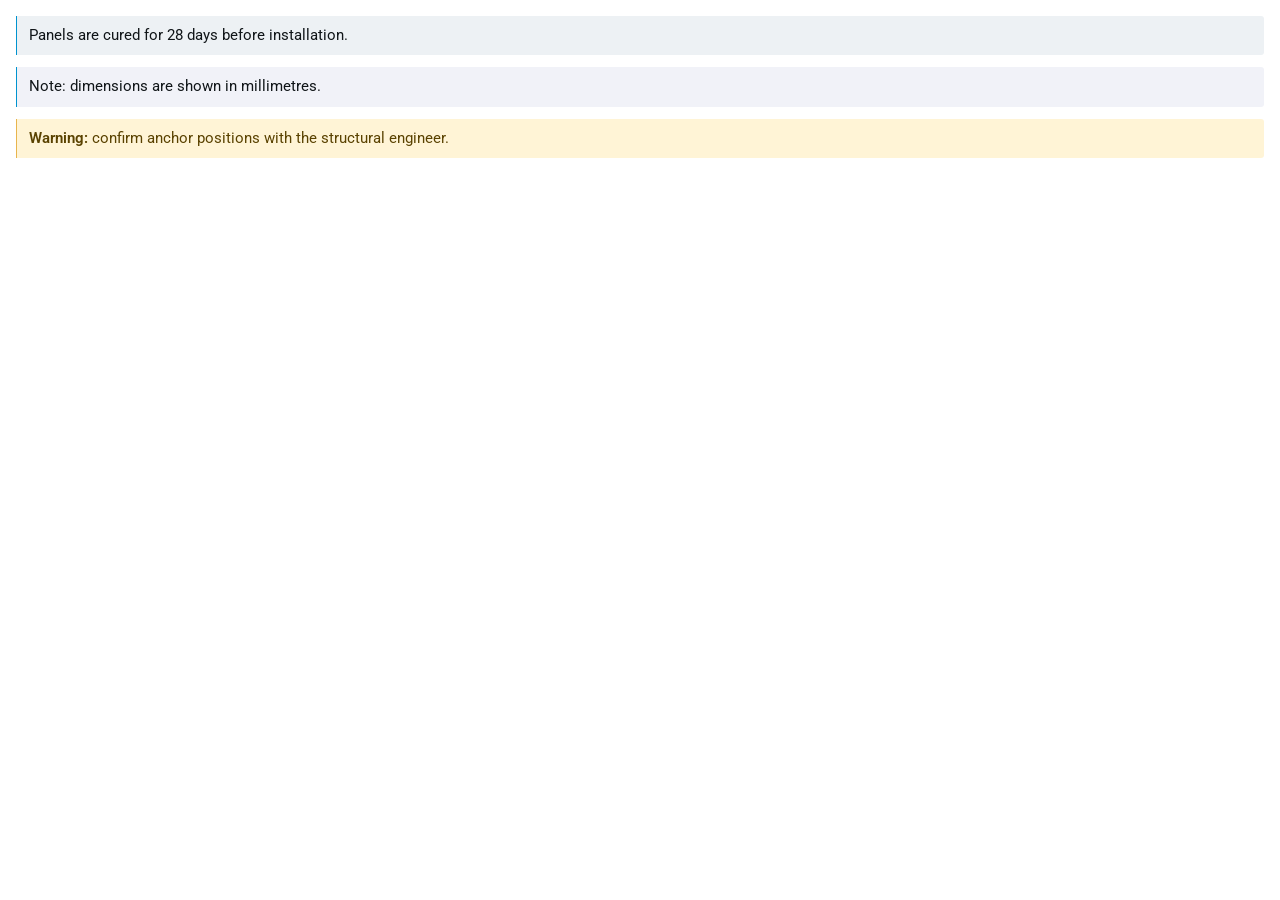
<file: shapeshift-design-system/components/Callout/example.html>
<!doctype html><html lang="en"><head><meta charset="utf-8">
<meta name="viewport" content="width=device-width, initial-scale=1">
<link rel="stylesheet" href="../../css/fonts.css">
<link rel="stylesheet" href="../../tokens/tokens.css">
<link rel="stylesheet" href="../../css/components.css"><title>Callout</title></head><body>
<div style="padding:var(--ss-4);display:grid;gap:var(--ss-3)">
<div class="ss-callout">Panels are cured for 28 days before installation.</div>
<div class="ss-callout ss-callout--note">Note: dimensions are shown in millimetres.</div>
<div class="ss-callout ss-callout--warning" role="note"><strong>Warning:</strong> confirm anchor positions with the structural engineer.</div>
</div></body></html>
</file>
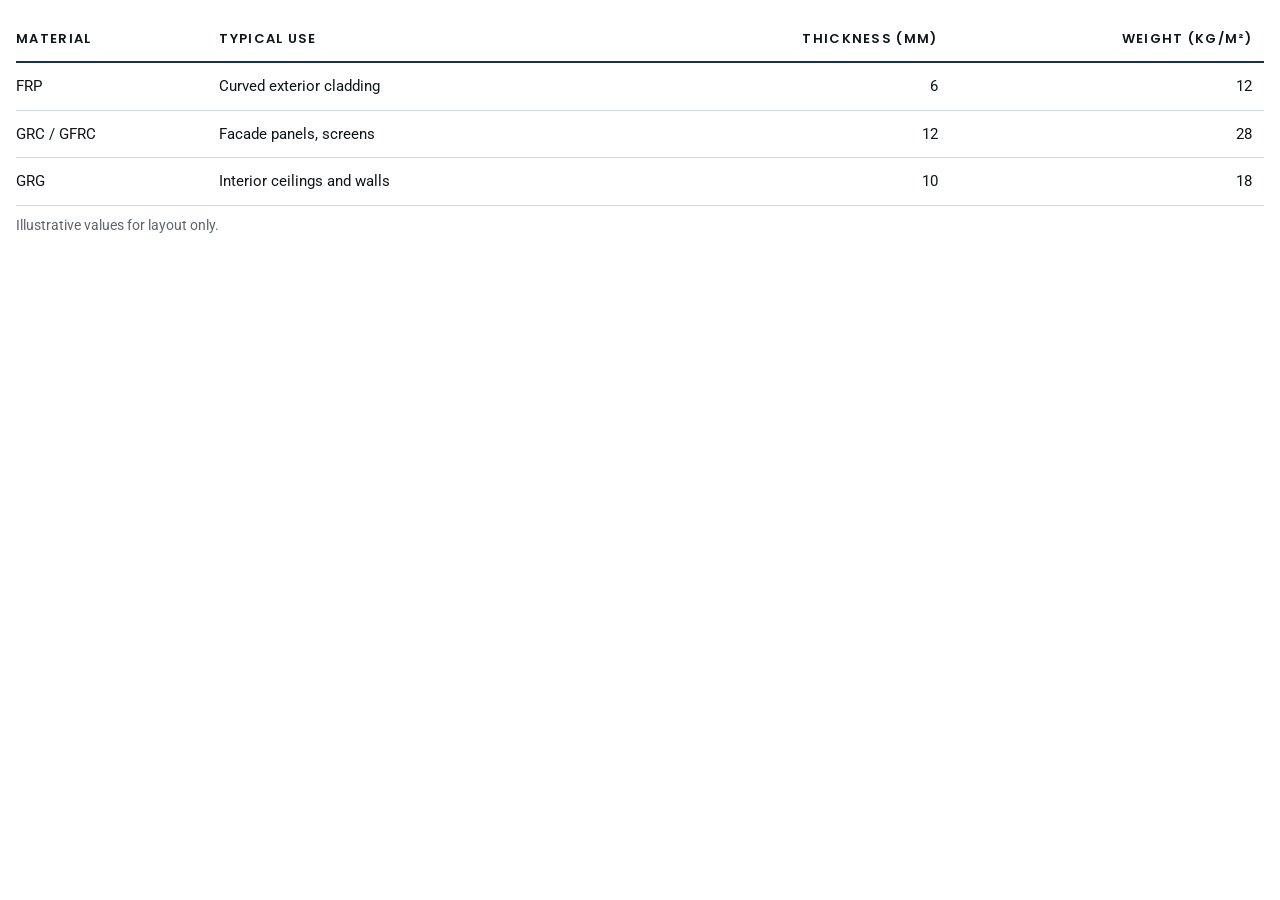
<file: shapeshift-design-system/components/DataTable/example.html>
<!doctype html><html lang="en"><head><meta charset="utf-8">
<meta name="viewport" content="width=device-width, initial-scale=1">
<link rel="stylesheet" href="../../css/fonts.css">
<link rel="stylesheet" href="../../tokens/tokens.css">
<link rel="stylesheet" href="../../css/components.css"><title>DataTable</title></head><body>
<div style="padding:var(--ss-4)"><table class="ss-table"><thead><tr><th>Material</th><th>Typical use</th><th class="num">Thickness (mm)</th><th class="num">Weight (kg/m²)</th></tr></thead>
<tbody><tr><td>FRP</td><td>Curved exterior cladding</td><td class="num">6</td><td class="num">12</td></tr>
<tr><td>GRC / GFRC</td><td>Facade panels, screens</td><td class="num">12</td><td class="num">28</td></tr>
<tr><td>GRG</td><td>Interior ceilings and walls</td><td class="num">10</td><td class="num">18</td></tr></tbody></table>
<p style="font-size:14px;color:var(--ss-grey);margin:var(--ss-2) 0 0">Illustrative values for layout only.</p></div>
</body></html>
</file>
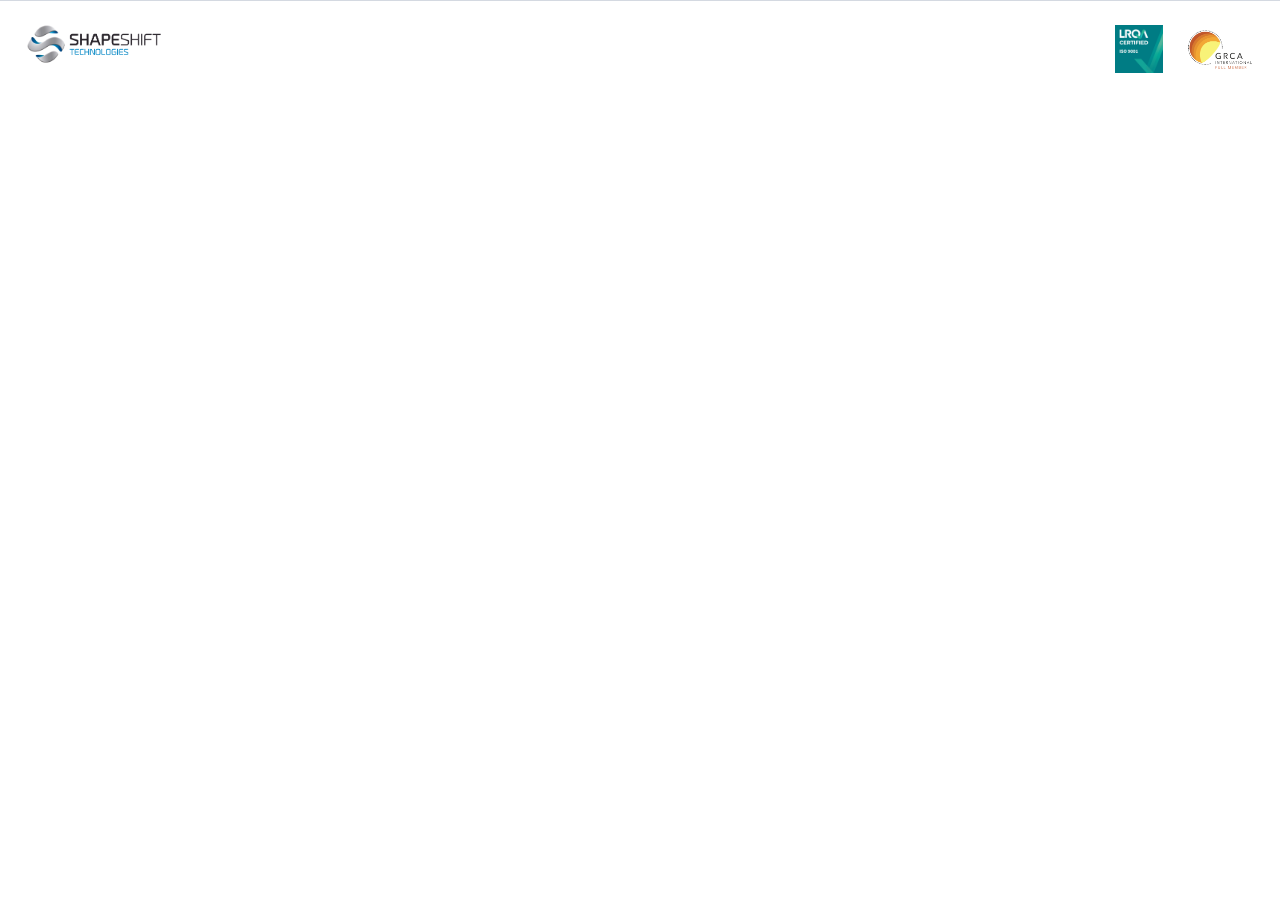
<file: shapeshift-design-system/components/DocumentFooter/example.html>
<!doctype html><html lang="en"><head><meta charset="utf-8">
<meta name="viewport" content="width=device-width, initial-scale=1">
<link rel="stylesheet" href="../../css/fonts.css">
<link rel="stylesheet" href="../../tokens/tokens.css">
<link rel="stylesheet" href="../../css/components.css"><title>DocumentFooter</title></head><body>
<footer class="ss-docfoot"><div class="ss-docfoot__co"><img class="ss-docfoot__logo" src="../../assets/logos/logo-horizontal.png" alt="ShapeShift Technologies"></div>
<div class="ss-docfoot__badges"><img src="../../assets/badges/badge-lrqa-iso9001.png" alt="LRQA Certified ISO 9001"><img src="../../assets/badges/badge-grca.png" alt="GRCA International Full Member"></div></footer>
</body></html>
</file>
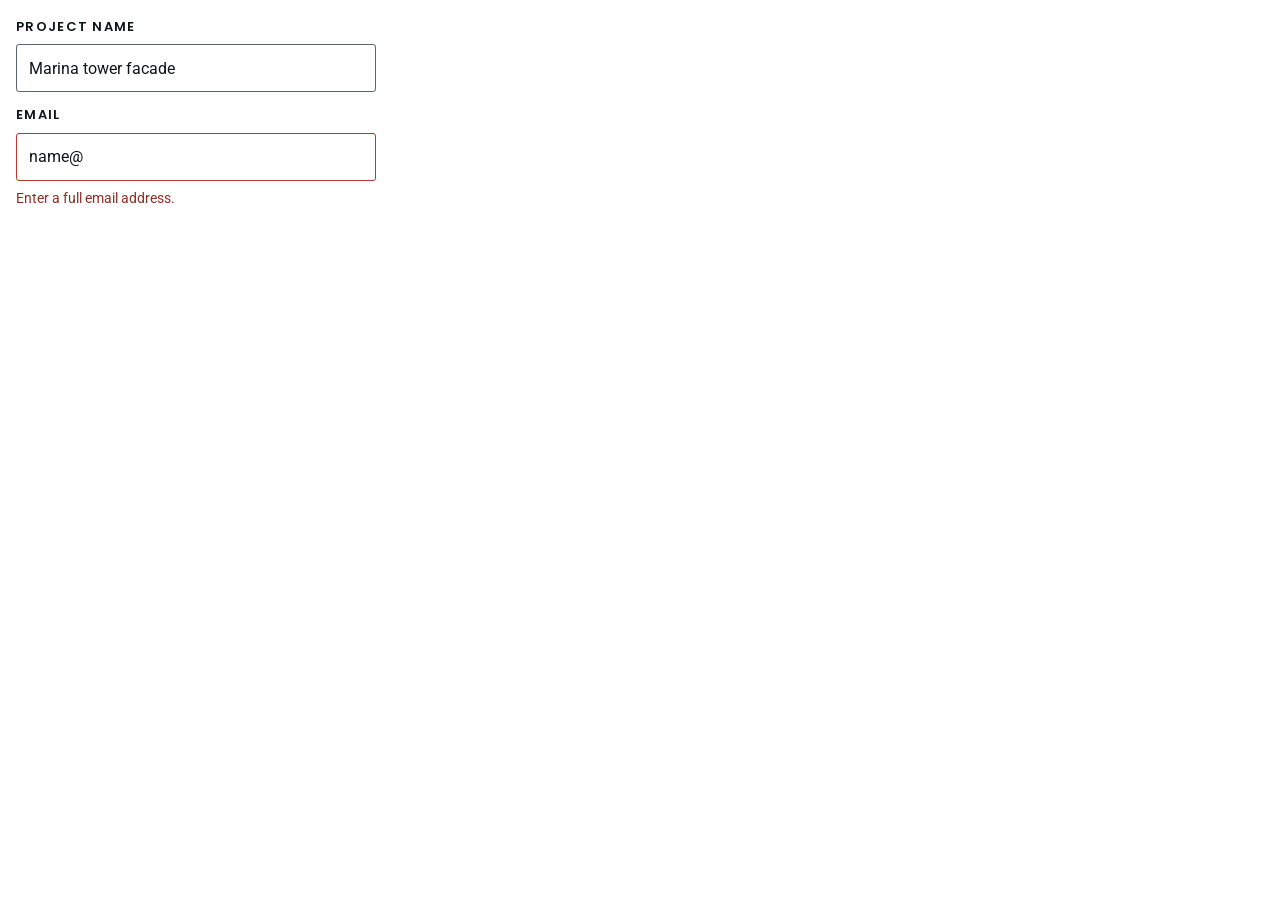
<file: shapeshift-design-system/components/FormField/example.html>
<!doctype html><html lang="en"><head><meta charset="utf-8">
<meta name="viewport" content="width=device-width, initial-scale=1">
<link rel="stylesheet" href="../../css/fonts.css">
<link rel="stylesheet" href="../../tokens/tokens.css">
<link rel="stylesheet" href="../../css/components.css"><title>FormField</title></head><body>
<div style="padding:var(--ss-4)">
<div class="ss-field"><label for="a">Project name</label><input id="a" value="Marina tower facade"></div>
<div class="ss-field ss-field--error"><label for="b">Email</label><input id="b" value="name@" aria-invalid="true" aria-describedby="bm"><span class="ss-field__msg" id="bm">Enter a full email address.</span></div>
</div></body></html>
</file>
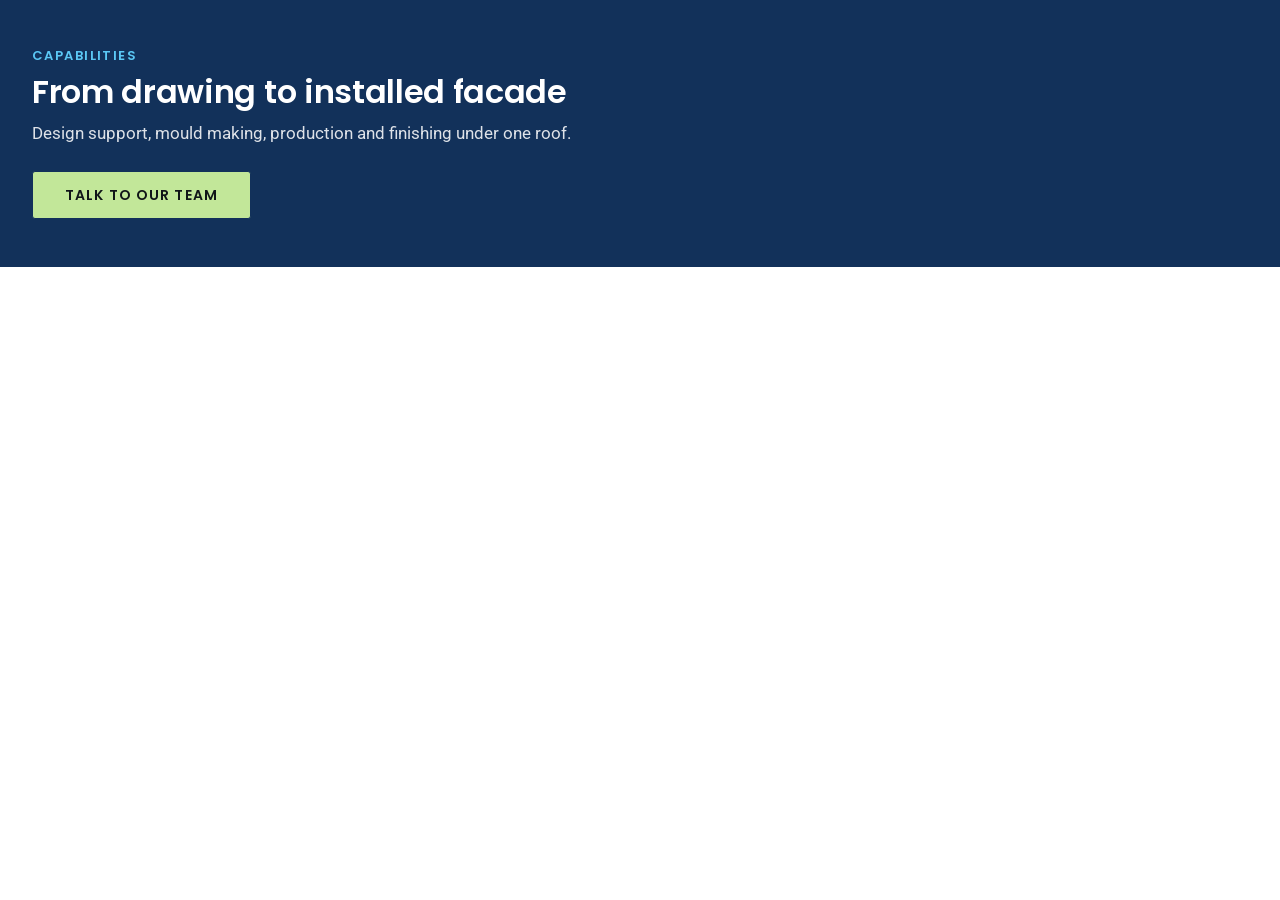
<file: shapeshift-design-system/components/NavyBand/example.html>
<!doctype html><html lang="en"><head><meta charset="utf-8">
<meta name="viewport" content="width=device-width, initial-scale=1">
<link rel="stylesheet" href="../../css/fonts.css">
<link rel="stylesheet" href="../../tokens/tokens.css">
<link rel="stylesheet" href="../../css/components.css"><title>NavyBand</title></head><body>
<section class="ss-band"><div class="ss-label">Capabilities</div>
<h2 class="ss-h" style="font-size:32px;line-height:1.2;font-weight:500;letter-spacing:-.01em;margin:var(--ss-2) 0">From drawing to installed facade</h2>
<p style="margin:0 0 var(--ss-5);max-width:60ch">Design support, mould making, production and finishing under one roof.</p>
<a class="ss-btn ss-btn--action" href="#">Talk to our team</a></section>
</body></html>
</file>
<file: shapeshift-design-system/css/fonts.css>
/* Self-hosted Poppins (500, 600) and Roboto (400, 500, 600). SIL Open Font License, see fonts/*/OFL.txt. */
@font-face{font-family:"Poppins";font-style:normal;font-weight:500;font-display:swap;src:url("../fonts/poppins/Poppins-Medium.woff2") format("woff2"),url("../fonts/poppins/Poppins-Medium.ttf") format("truetype")}
@font-face{font-family:"Poppins";font-style:normal;font-weight:600;font-display:swap;src:url("../fonts/poppins/Poppins-SemiBold.woff2") format("woff2"),url("../fonts/poppins/Poppins-SemiBold.ttf") format("truetype")}
@font-face{font-family:"Roboto";font-style:normal;font-weight:400;font-display:swap;src:url("../fonts/roboto/Roboto-Regular.woff2") format("woff2"),url("../fonts/roboto/Roboto-Regular.ttf") format("truetype")}
@font-face{font-family:"Roboto";font-style:normal;font-weight:500;font-display:swap;src:url("../fonts/roboto/Roboto-Medium.woff2") format("woff2"),url("../fonts/roboto/Roboto-Medium.ttf") format("truetype")}
@font-face{font-family:"Roboto";font-style:normal;font-weight:600;font-display:swap;src:url("../fonts/roboto/Roboto-SemiBold.woff2") format("woff2"),url("../fonts/roboto/Roboto-SemiBold.ttf") format("truetype")}
</file>
<file: shapeshift-design-system/tokens/tokens.css>
/* ShapeShift Technologies design tokens, generated from tokens.json */
:root{
  --ss-navy:#12315a;
  --ss-blue:#006eae;
  --ss-cyan:#0093cf;
  --ss-light-cyan:#5bc8f5;
  --ss-ink:#101518;
  --ss-grey:#5a6570;
  --ss-midgrey:#989c9d;
  --ss-mist:#edf1f4;
  --ss-paper:#f1f2f8;
  --ss-white:#ffffff;
  --ss-on-navy-body:#dee2e8;
  --ss-action:#c2e799;
  --ss-action-hover:#aedb7e;
  --ss-action-ink:var(--ss-ink);
  --ss-action-edge:var(--ss-navy);
  --ss-rule:rgba(18, 49, 90, 0.18);
  --ss-focus:var(--ss-cyan);
  --ss-error-edge:#b03a2e;
  --ss-error-ink:#8e2e24;
  --ss-warning-bg:#fff4d6;
  --ss-warning-edge:#e8b54d;
  --ss-warning-ink:#5a4200;
  --ss-1:4px;
  --ss-2:8px;
  --ss-3:12px;
  --ss-4:16px;
  --ss-5:24px;
  --ss-6:32px;
  --ss-7:48px;
  --ss-8:64px;
  --ss-radius:3px;
  --ss-pill:999px;
  --ss-touch:44px;
  --ss-input:48px;
  --font-display:"Poppins", system-ui, -apple-system, "Segoe UI", sans-serif;
  --font-body:"Roboto", system-ui, -apple-system, "Segoe UI", sans-serif;
}
</file>
<file: shapeshift-design-system/css/components.css>
/* ShapeShift Technologies component styles. Load after css/fonts.css and tokens/tokens.css. */
body{margin:0;font-family:var(--font-body);color:var(--ss-ink);background:var(--ss-white);font-size:17px;line-height:1.65}
.ss-h{font-family:var(--font-display);color:var(--ss-navy);text-wrap:balance;margin:0}
.ss-label{font-family:var(--font-display);font-weight:600;font-size:13px;line-height:1.3;letter-spacing:.11em;text-transform:uppercase}
.ss-row{display:flex;gap:var(--ss-4);align-items:center;flex-wrap:wrap;padding:var(--ss-4)}

.ss-btn{font-family:var(--font-display);font-weight:600;font-size:14px;line-height:1;letter-spacing:.08em;text-transform:uppercase;padding:16px 32px;border-radius:var(--ss-radius);min-height:var(--ss-touch);box-sizing:border-box;cursor:pointer;display:inline-flex;align-items:center;text-decoration:none}
.ss-btn--action{background:var(--ss-action);color:var(--ss-action-ink);border:1px solid var(--ss-action-edge)}
.ss-btn--action:hover{background:var(--ss-action-hover)}
.ss-btn--text{background:none;border:1px solid transparent;color:var(--ss-blue);padding-left:var(--ss-3);padding-right:var(--ss-3)}
.ss-btn--text:hover{text-decoration:underline}
.ss-btn:focus-visible{outline:2px solid var(--ss-focus);outline-offset:2px}
.ss-band .ss-btn:focus-visible{outline-color:var(--ss-white)}

.ss-table{border-collapse:collapse;width:100%;font-variant-numeric:tabular-nums}
.ss-table th{font-family:var(--font-display);font-weight:600;font-size:13px;letter-spacing:.1em;text-transform:uppercase;color:var(--ss-ink);text-align:left;padding:var(--ss-3) var(--ss-3) var(--ss-3) 0;border-bottom:2px solid var(--ss-navy)}
.ss-table td{font-size:15px;line-height:1.5;padding:var(--ss-3) var(--ss-3) var(--ss-3) 0;border-bottom:1px solid var(--ss-rule)}
.ss-table tbody tr:hover td{background:var(--ss-mist)}
.ss-table .num{text-align:right}

.ss-callout{background:var(--ss-mist);border-left:1px solid var(--ss-cyan);padding:var(--ss-2) var(--ss-3);font-size:15px;line-height:1.55;border-radius:0 var(--ss-radius) var(--ss-radius) 0}
.ss-callout--note{background:var(--ss-paper)}
.ss-callout--warning{background:var(--ss-warning-bg);border-left-color:var(--ss-warning-edge);color:var(--ss-warning-ink)}

.ss-band{background:var(--ss-navy);color:var(--ss-on-navy-body);padding:var(--ss-7) var(--ss-6)}
.ss-band .ss-h{color:var(--ss-white)}
.ss-band .ss-label{color:var(--ss-light-cyan)}

.ss-field{display:flex;flex-direction:column;gap:7px;margin-bottom:var(--ss-3);max-width:360px}
.ss-field label{font-family:var(--font-display);font-weight:600;font-size:13px;letter-spacing:.1em;text-transform:uppercase;color:var(--ss-ink)}
.ss-field input{font:inherit;font-size:16px;height:var(--ss-input);box-sizing:border-box;padding:0 var(--ss-3);border:1px solid var(--ss-grey);border-radius:var(--ss-radius);color:var(--ss-ink);background:var(--ss-white)}
.ss-field input:focus-visible{outline:2px solid var(--ss-focus);outline-offset:2px}
.ss-field--error input{border-color:var(--ss-error-edge)}
.ss-field__msg{font-size:14px;line-height:1.5;color:var(--ss-grey)}
.ss-field--error .ss-field__msg{color:var(--ss-error-ink)}

.ss-docfoot{display:flex;justify-content:space-between;align-items:flex-end;gap:var(--ss-5);padding:var(--ss-4) var(--ss-5);border-top:1px solid var(--ss-rule);background:var(--ss-white)}
.ss-docfoot__co{display:flex;flex-direction:column;gap:var(--ss-1);font-size:14px;line-height:1.5;color:var(--ss-grey)}
.ss-docfoot__logo{height:56px;width:auto}
.ss-docfoot__badges{display:flex;gap:var(--ss-4);align-items:flex-end}
.ss-docfoot__badges img{height:48px;width:auto}
</file>
<file: shapeshift-design-system/css/site.css>
/* Brand book page layout (index.html only) */
*{box-sizing:border-box}
html{scroll-behavior:smooth}
body{margin:0;font-family:var(--font-body);color:var(--ss-ink);background:var(--ss-white);font-size:16px;line-height:1.65;-webkit-font-smoothing:antialiased}
a{color:var(--ss-blue)}
code{overflow-wrap:anywhere;font-family:ui-monospace,SFMono-Regular,Menlo,Consolas,monospace;font-size:.86em;color:var(--ss-grey)}
.wrap{max-width:1120px;margin:0 auto;padding:0 var(--ss-4)}
.band{overflow:hidden}
.band svg{display:block;width:100%;height:112px}
.navy{fill:var(--ss-navy)}.blue{fill:var(--ss-blue)}.cyan{fill:var(--ss-cyan)}.mist{fill:var(--ss-mist)}.action{fill:var(--ss-action)}
header.hero{padding:var(--ss-7) 0 var(--ss-6)}
.hero img{width:220px;height:auto;display:block;margin-bottom:var(--ss-6)}
.hero h1{font-family:var(--font-display);font-weight:600;color:var(--ss-navy);font-size:clamp(2.125rem,1.35rem + 2.9vw,3.5rem);line-height:1.04;letter-spacing:-.02em;margin:0 0 var(--ss-3);text-wrap:balance}
.hero p{font-size:clamp(1.0625rem,1.03rem + .16vw,1.1875rem);line-height:1.6;max-width:68ch;margin:0}
nav.toc{position:sticky;top:0;z-index:5;background:var(--ss-white);border-bottom:1px solid var(--ss-rule)}
nav.toc .wrap{display:flex;gap:var(--ss-5);overflow-x:auto;padding-top:var(--ss-3);padding-bottom:var(--ss-3)}
nav.toc a{font-family:var(--font-display);font-weight:600;font-size:13px;letter-spacing:.1em;text-transform:uppercase;color:var(--ss-navy);text-decoration:none;white-space:nowrap}
nav.toc a:hover{color:var(--ss-blue)}
a:focus-visible{outline:2px solid var(--ss-focus);outline-offset:2px}
section.s{padding:var(--ss-7) 0;border-bottom:1px solid var(--ss-rule);scroll-margin-top:48px}
h2.st{font-family:var(--font-display);font-weight:500;color:var(--ss-navy);font-size:clamp(1.5625rem,1.42rem + .58vw,2rem);line-height:1.2;letter-spacing:-.01em;margin:0 0 var(--ss-5)}
h3.sub{font-family:var(--font-display);font-weight:500;color:var(--ss-navy);font-size:clamp(1.25rem,1.17rem + .33vw,1.5rem);line-height:1.25;margin:var(--ss-6) 0 var(--ss-3)}
.swn{font-family:var(--font-display);font-weight:600;color:var(--ss-navy);font-size:15px}
.grid{display:grid;grid-template-columns:repeat(auto-fill,minmax(240px,1fr));gap:var(--ss-4)}
.sw{border:1px solid var(--ss-rule);border-radius:var(--ss-radius);overflow:hidden}
.chip{height:88px;border-bottom:1px solid var(--ss-rule)}
.swb{padding:var(--ss-3)} .swb p,.tym p,.sprow p,.rdi p{margin:var(--ss-1) 0 0;font-size:14px;line-height:1.5;color:var(--ss-grey)}
.ty{display:grid;grid-template-columns:260px 1fr;gap:var(--ss-5);padding:var(--ss-4) 0;border-bottom:1px solid var(--ss-rule);align-items:center}
.tys{overflow-wrap:anywhere}
.sprow{display:grid;grid-template-columns:70px 60px 72px 1fr;gap:var(--ss-3);align-items:center;padding:var(--ss-2) 0;border-bottom:1px solid var(--ss-rule)}
.sprow p{margin:0} .bar{height:16px;background:var(--ss-cyan)}
.rdg{display:flex;gap:var(--ss-5);flex-wrap:wrap} .rdi{width:200px}
.rdb{width:120px;height:56px;background:var(--ss-mist);border:2px solid var(--ss-navy);margin-bottom:var(--ss-2)}
.as{margin:0;border:1px solid var(--ss-rule);border-radius:var(--ss-radius);overflow:hidden}
.asb{height:180px;display:flex;align-items:center;justify-content:center;padding:var(--ss-5);background:var(--ss-white)}
.asb img{max-width:100%;max-height:100%}
.as figcaption{padding:var(--ss-3);border-top:1px solid var(--ss-rule);font-size:14px;line-height:1.5;color:var(--ss-grey);background:var(--ss-mist)}
.as figcaption code{display:block;color:var(--ss-navy);font-weight:600}
.comp{margin-bottom:var(--ss-6)}
.stage{border:1px solid var(--ss-rule);border-radius:var(--ss-radius);overflow:hidden;background:var(--ss-white)}
.guide{font-size:15px;line-height:1.6;max-width:75ch} .guide p:first-child{margin-top:var(--ss-3)}
.guide li,.md li{margin-bottom:var(--ss-2)}
.md{max-width:75ch} .md h2{font-family:var(--font-display);font-weight:500;color:var(--ss-navy);font-size:clamp(1.25rem,1.17rem + .33vw,1.5rem);line-height:1.25;margin:var(--ss-6) 0 var(--ss-3)}
.md h2:first-child{margin-top:0} .md ul{padding-left:1.2em} .md li::marker{color:var(--ss-cyan)}
pre.tok{background:var(--ss-mist);border-radius:var(--ss-radius);padding:var(--ss-4);overflow:auto;font-size:13px;line-height:1.55;max-height:480px}
pre.tok code{color:var(--ss-ink)}
.copy{margin-bottom:var(--ss-3)}
footer.pf{padding:var(--ss-6) 0;font-size:14px;color:var(--ss-grey)}
@media (max-width:720px){.ty{grid-template-columns:1fr;gap:var(--ss-2)} .sprow{grid-template-columns:60px 50px 1fr} .sprow p{grid-column:1/-1} .ss-docfoot{flex-direction:column;align-items:flex-start} .stage{overflow-x:auto}}
</file>
